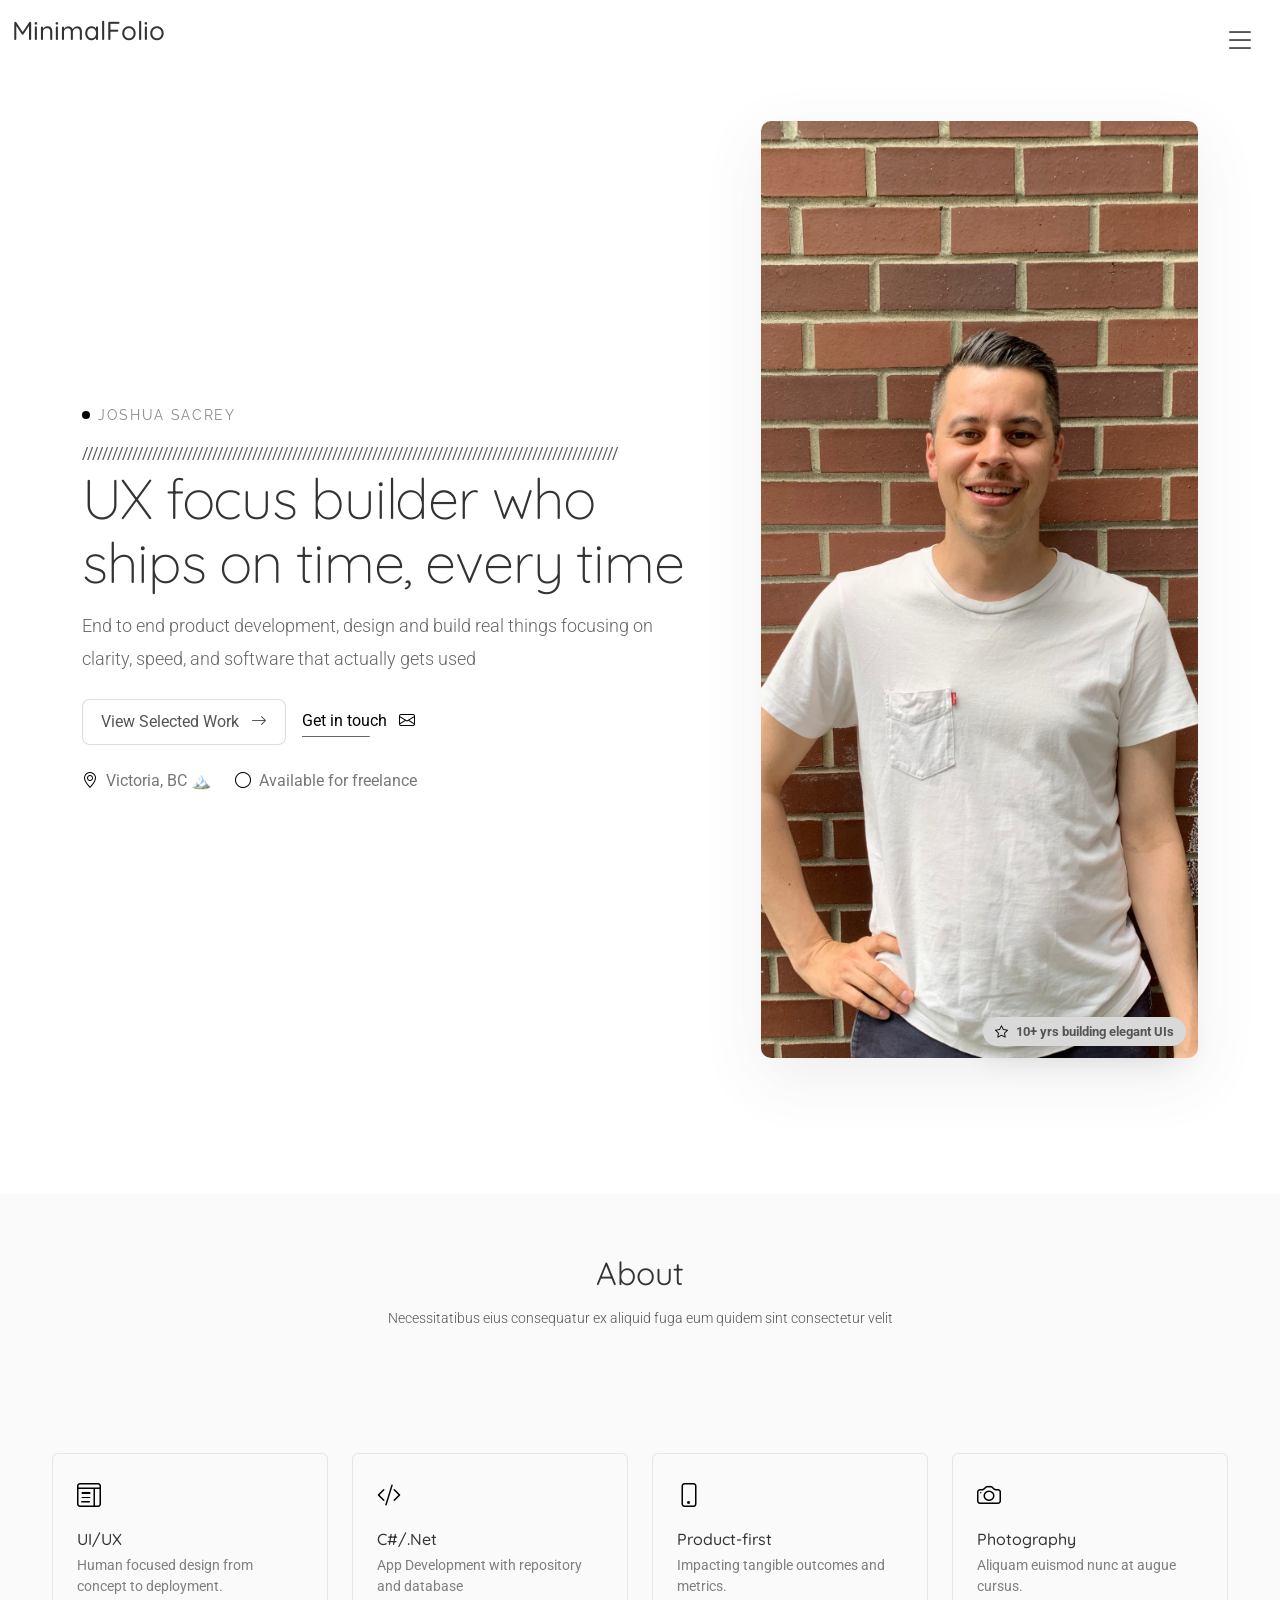
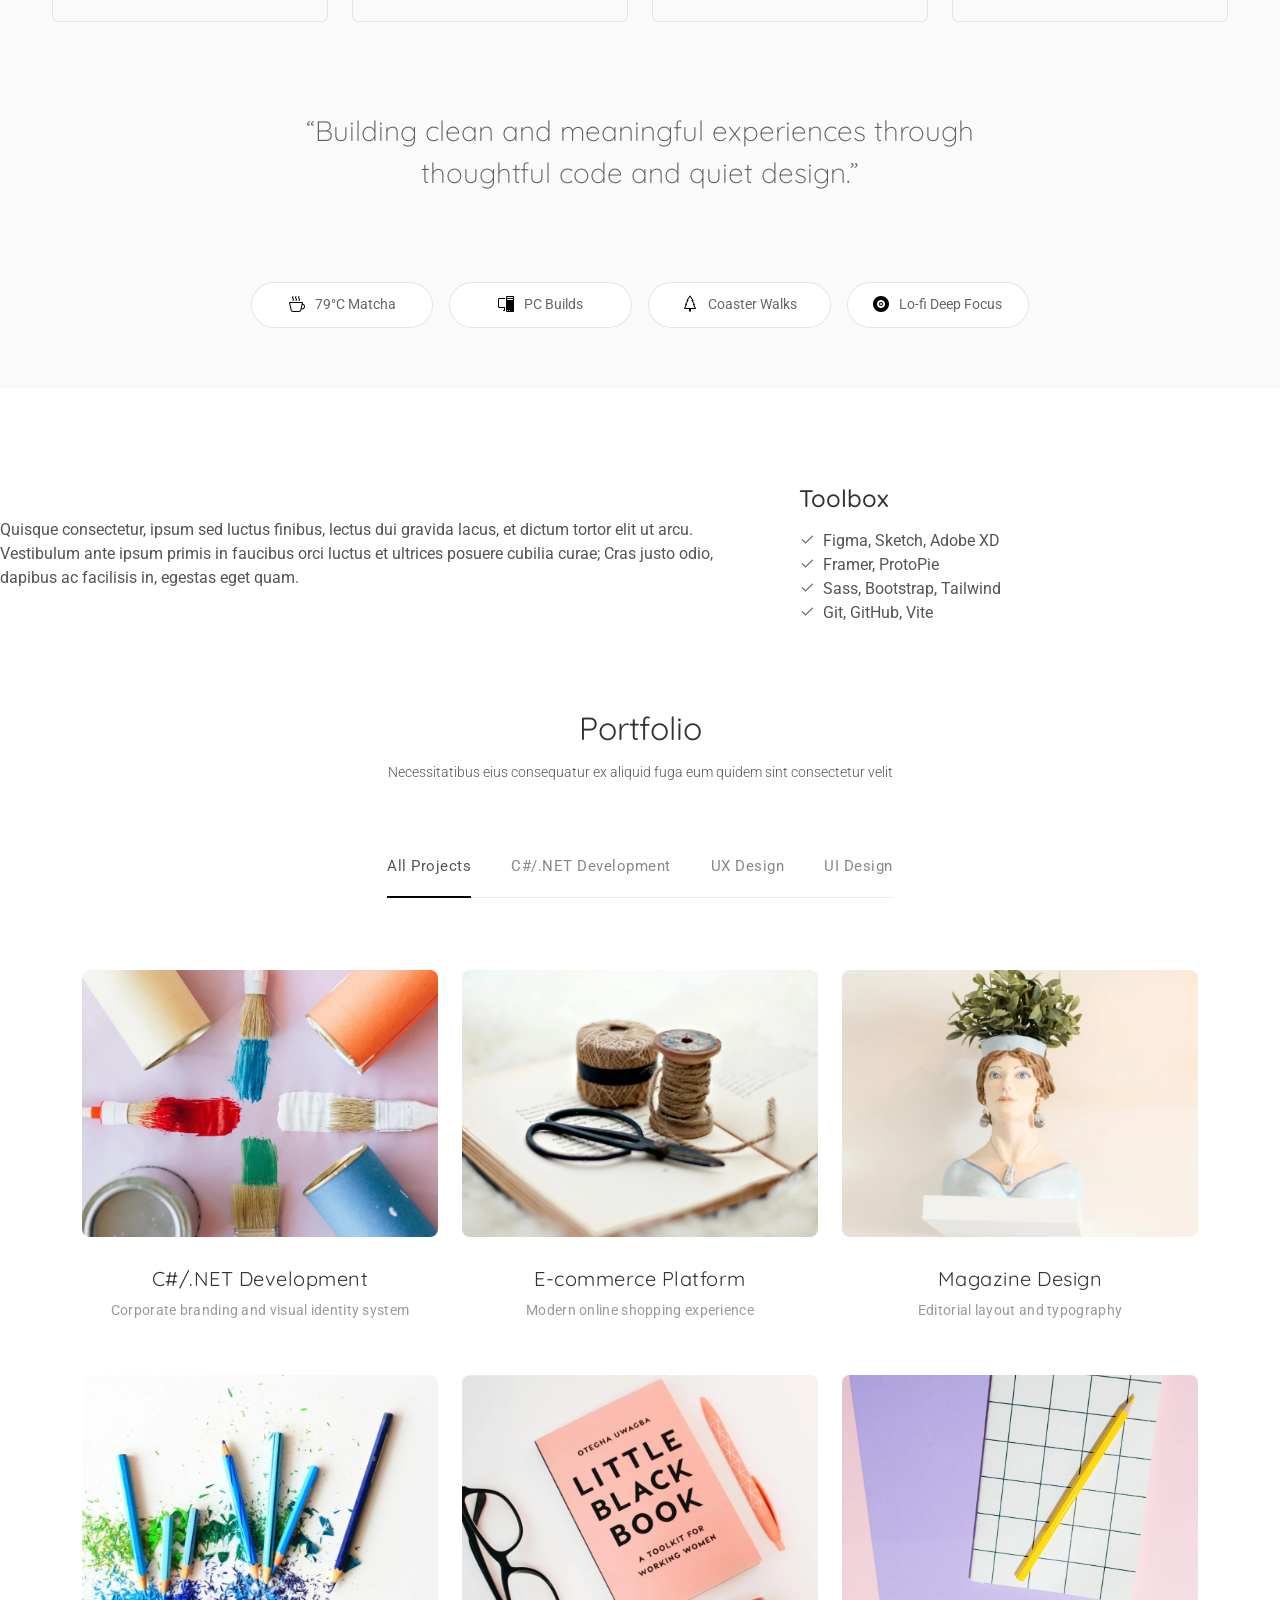
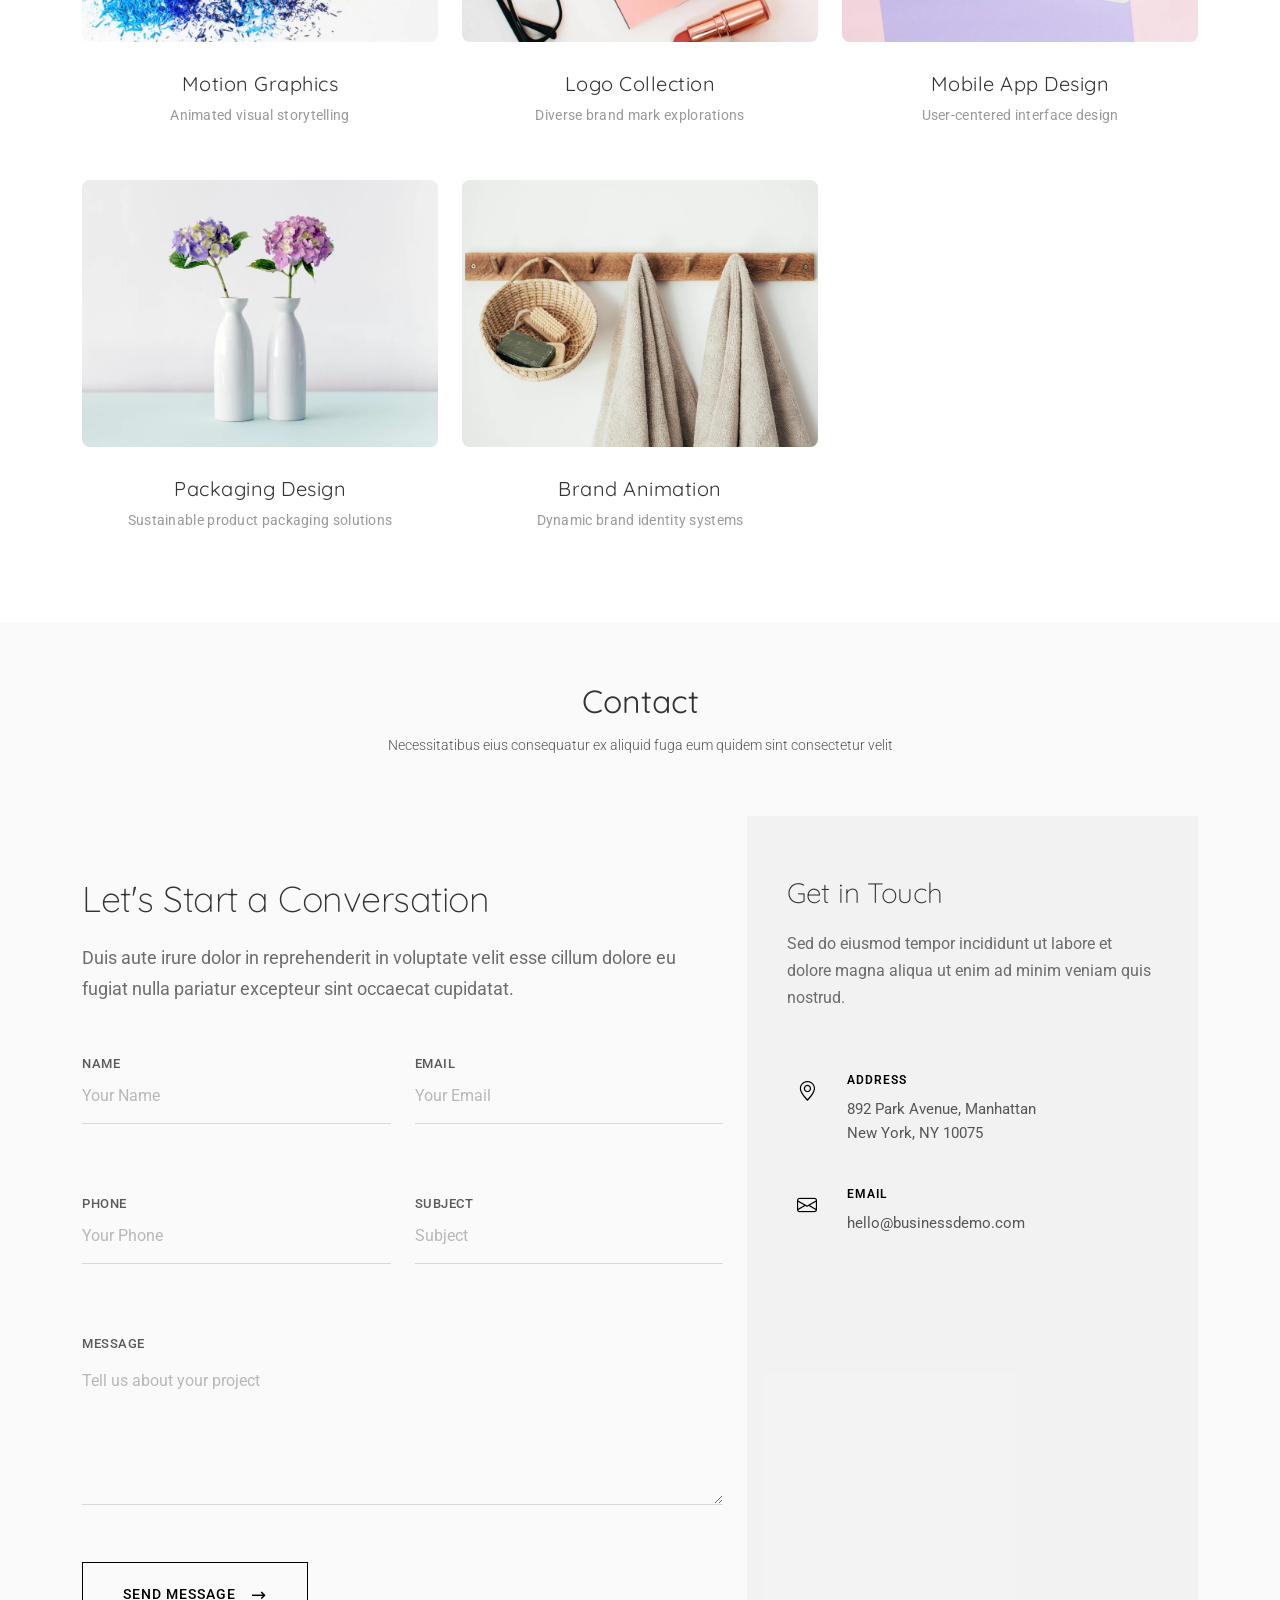
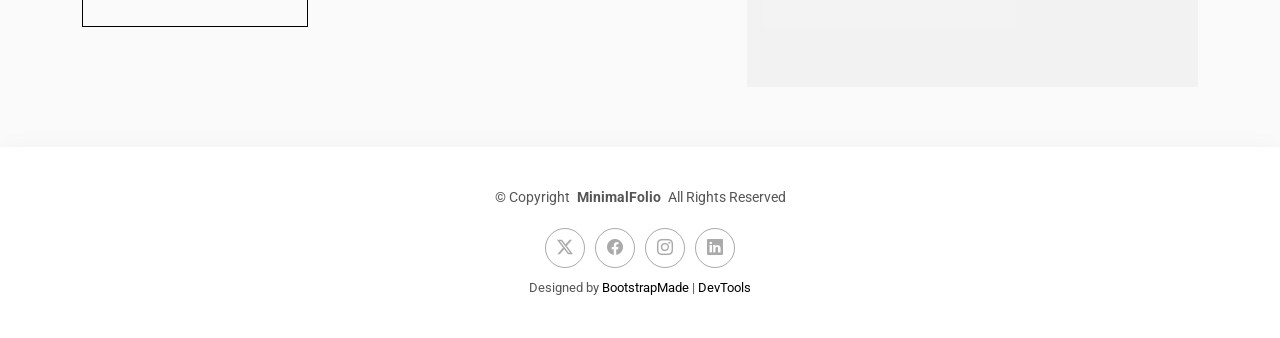
<file: index.html>
<!DOCTYPE html>
<html lang="en">

<head>
  <meta charset="utf-8">
  <meta content="width=device-width, initial-scale=1.0" name="viewport">
  <title>Index - MinimalFolio Bootstrap Template</title>
  <meta name="description" content="">
  <meta name="keywords" content="">

  <!-- Favicons -->
  <link href="assets/img/favicon.png" rel="icon">
  <link href="assets/img/apple-touch-icon.png" rel="apple-touch-icon">

  <!-- Fonts -->
  <link href="https://fonts.googleapis.com" rel="preconnect">
  <link href="https://fonts.gstatic.com" rel="preconnect" crossorigin>
  <link
    href="https://fonts.googleapis.com/css2?family=Roboto:ital,wght@0,100;0,300;0,400;0,500;0,700;0,900;1,100;1,300;1,400;1,500;1,700;1,900&family=Raleway:ital,wght@0,100;0,200;0,300;0,400;0,500;0,600;0,700;0,800;0,900;1,100;1,200;1,300;1,400;1,500;1,600;1,700;1,800;1,900&family=Quicksand:wght@300;400;500;600;700&display=swap"
    rel="stylesheet">

  <!-- Vendor CSS Files -->
  <link href="assets/vendor/bootstrap/css/bootstrap.min.css" rel="stylesheet">
  <link href="assets/vendor/bootstrap-icons/bootstrap-icons.css" rel="stylesheet">
  <link href="assets/vendor/aos/aos.css" rel="stylesheet">
  <link href="assets/vendor/glightbox/css/glightbox.min.css" rel="stylesheet">
  <link href="assets/vendor/swiper/swiper-bundle.min.css" rel="stylesheet">

  <!-- Main CSS File -->
  <link href="assets/css/main.css" rel="stylesheet">

  <!-- =======================================================
  * Template Name: MinimalFolio
  * Template URL: https://bootstrapmade.com/minimalfolio-bootstrap-portfolio-template/
  * Updated: Nov 19 2026 with Bootstrap v5.3.9
  * Author: BootstrapMade.com
  * License: https://bootstrapmade.com/license/
  ======================================================== -->
</head>

<body class="index-page">

  <header id="header" class="header d-flex align-items-center position-relative">
    <div class="container-fluid position-relative d-flex align-items-center justify-content-between">

      <a href="index.html" class="logo d-flex align-items-center">
        <!-- Uncomment the line below if you also wish to use an image logo -->
        <!-- <img src="assets/img/logo.webp" alt=""> -->
        <h1 class="sitename">MinimalFolio</h1>
      </a>

      <nav id="navmenu" class="navmenu">
        <ul>
          <li><a href="#hero" class="active">Home</a></li>
          <li><a href="#about">About</a></li>
          <li><a href="#resume">Resume</a></li>
          <li><a href="#portfolio">Portfolio</a></li>
          <li><a href="#services">Services</a></li>
          <li class="dropdown"><a href="#"><span>Dropdown</span> <i class="bi bi-chevron-down toggle-dropdown"></i></a>
            <ul>
              <li><a href="#">Dropdown 1</a></li>
              <li class="dropdown"><a href="#"><span>Deep Dropdown</span> <i
                    class="bi bi-chevron-down toggle-dropdown"></i></a>
                <ul>
                  <li><a href="#">Deep Dropdown 1</a></li>
                  <li><a href="#">Deep Dropdown 2</a></li>
                  <li><a href="#">Deep Dropdown 3</a></li>
                  <li><a href="#">Deep Dropdown 4</a></li>
                  <li><a href="#">Deep Dropdown 5</a></li>
                </ul>
              </li>
              <li><a href="#">Dropdown 2</a></li>
              <li><a href="#">Dropdown 3</a></li>
              <li><a href="#">Dropdown 4</a></li>
            </ul>
          </li>
          <li><a href="#contact">Contact</a></li>
        </ul>
        <i class="mobile-nav-toggle d-xl-none bi bi-list"></i>
      </nav>

    </div>
  </header>

  <main class="main">

    <!-- Hero Section -->
    <section id="hero" class="hero section">

      <div class="container" data-aos="fade-up" data-aos-delay="100">

        <div class="row align-items-center gx-5 gy-5">

          <div class="col-lg-7">
            <div class="intro" data-aos="fade-right" data-aos-delay="150">
              <div class="eyebrow d-inline-flex align-items-center gap-2 mb-3">
                <span class="dot"></span>
                <span class="text">Joshua Sacrey</span>

                
              </div>
///////////////////////////////////////////////////////////////////////////////////////////////////////////
              <h1 class="display-heading mb-3">
                UX focus builder who ships on time, every time
              </h1>

              <p class="lead mb-4">
                End to end product development, design and build real things focusing on clarity, speed, and software
                that actually gets used
              </p>

              <div class="cta-group d-flex flex-wrap align-items-center gap-3" data-aos="zoom-in" data-aos-delay="250">
                <a href="#portfolio" class="btn btn-ghost">
                  View Selected Work
                  <i class="bi bi-arrow-right ms-2"></i>
                </a>
                <a href="#contact" class="link-underline">
                  Get in touch
                  <i class="bi bi-envelope ms-2"></i>
                </a>
              </div>

              <div class="meta mt-4 d-flex flex-wrap align-items-center gap-4" data-aos="fade-up" data-aos-delay="300">
                <div class="meta-item d-flex align-items-center gap-2">
                  <i class="bi bi-geo-alt"></i>
                  <span>Victoria, BC 🏔️</span>
                </div>
                <div class="meta-item d-flex align-items-center gap-2">
                  <i class="bi bi-circle"></i>
                  <span>Available for freelance</span>
                </div>
              </div>
            </div>
          </div>

          <div class="col-lg-5">
            <figure class="portrait-wrap position-relative" data-aos="fade-left" data-aos-delay="200">
              <img src="assets/img/profile/Portfolio_pic_2.jpg" alt="Profile Portrait" class="img-fluid portrait-img">
              <figcaption class="visually-hidden">Minimal portrait preview</figcaption>

              <div class="badge note" data-aos="zoom-in" data-aos-delay="300">
                <i class="bi bi-star"></i>
                <span>10+ yrs building elegant UIs</span>
              </div>
            </figure>
          </div>

        </div>

      </div>

    </section><!-- /Hero Section -->
    
    <!-- About Section -->
    <section id="about" class="about section light-background">

      <!-- Section Title -->
      <div class="container section-title" data-aos="fade-up">
        <h2>About</h2>
        <p>Necessitatibus eius consequatur ex aliquid fuga eum quidem sint consectetur velit</p>
      </div><!-- End Section Title -->

      <div class="container" data-aos="fade-up" data-aos-delay="100">

        

        <!-- Skills Grid -->
        <div class="skills-wrap">
          <div class="row g-4">
            <div class="col-6 col-md-4 col-lg-3" data-aos="fade-up" data-aos-delay="120">
              <div class="skill-item">
                <i class="bi bi-layout-text-window"></i>
                <h3>UI/UX</h3>
                <p>Human focused design from concept to deployment.</p>
              </div>
            </div>
            <div class="col-6 col-md-4 col-lg-3" data-aos="fade-up" data-aos-delay="180">
              <div class="skill-item">
                <i class="bi bi-code-slash"></i>
                <h3>C#/.Net</h3>
                <p>App Development with repository and database </p>
              </div>
            </div>
            <div class="col-6 col-md-4 col-lg-3" data-aos="fade-up" data-aos-delay="240">
              <div class="skill-item">
                <i class="bi bi-phone"></i>
                <h3>Product-first</h3>
                <p>Impacting tangible outcomes and metrics.</p>
              </div>
            </div>
            <div class="col-6 col-md-4 col-lg-3" data-aos="fade-up" data-aos-delay="300">
              <div class="skill-item">
                <i class="bi bi-camera"></i>
                <h3>Photography</h3>
                <p>Aliquam euismod nunc at augue cursus.</p>
              </div>
            </div>
          </div>
        </div>
        <!-- End Skills Grid -->

      

        <!-- Quote -->
        <blockquote class="personal-quote" data-aos="fade-down" data-aos-delay="200">
          <p>“Building clean and meaningful experiences through thoughtful code and quiet design.”</p>
        </blockquote>
        <!-- End Quote -->

        <!-- Fun Facts -->
        <div class="facts-wrap">
          <div class="row g-3 justify-content-center">
            <div class="col-6 col-md-3 col-lg-2" data-aos="zoom-in" data-aos-delay="120">
              <div class="fact-pill">
                <i class="bi-cup-hot"></i>
                <span>79°C Matcha</span>
              </div>
            </div>
            <div class="col-6 col-md-3 col-lg-2" data-aos="zoom-in" data-aos-delay="160">
              <div class="fact-pill">
                <i class="bi-pc-display"></i>
                <span>PC Builds</span>
              </div>
            </div>
            <div class="col-6 col-md-3 col-lg-2" data-aos="zoom-in" data-aos-delay="200">
              <div class="fact-pill">
                <i class="bi-tree"></i>
                <span>Coaster Walks</span>
              </div>
            </div>
            <div class="col-6 col-md-3 col-lg-2" data-aos="zoom-in" data-aos-delay="240">
              <div class="fact-pill">
                <i class="bi-vinyl-fill"></i>
                <span>Lo-fi Deep Focus</span>
              </div>
            </div>
          </div>
        </div>
        <!-- End Fun Facts -->

      </div>

    </section><!-- /About Section -->

    
        <div class="row gx-5 gy-4 mt-5 align-items-center alt-grid">
          <div class="col-lg-5 order-lg-2" data-aos="fade-left" data-aos-delay="150">
            <div class="soft-card p-4 rounded-2">
              <h4 class="mini-head mb-3">Toolbox</h4>
              <ul class="list-unstyled tool-list mb-0">
                <li class="d-flex align-items-center gap-2"><i class="bi bi-check2"></i><span>Figma, Sketch, Adobe
                    XD</span></li>
                <li class="d-flex align-items-center gap-2"><i class="bi bi-check2"></i><span>Framer, ProtoPie</span>
                </li>
                <li class="d-flex align-items-center gap-2"><i class="bi bi-check2"></i><span>Sass, Bootstrap,
                    Tailwind</span></li>
                <li class="d-flex align-items-center gap-2"><i class="bi bi-check2"></i><span>Git, GitHub, Vite</span>
                </li>
              </ul>
            </div>
          </div>

          <div class="col-lg-7 order-lg-1" data-aos="fade-up" data-aos-delay="200">
            <div class="note">
              <p class="mb-0">Quisque consectetur, ipsum sed luctus finibus, lectus dui gravida lacus, et dictum tortor
                elit ut arcu. Vestibulum ante ipsum primis in faucibus orci luctus et ultrices posuere cubilia curae;
                Cras justo odio, dapibus ac facilisis in, egestas eget quam.</p>
            </div>
          </div>
        </div>

      </div>

    
    <!-- Portfolio Section -->
    <section id="portfolio" class="portfolio section">

      <!-- Section Title -->
      <div class="container section-title" data-aos="fade-up">
        <h2>Portfolio</h2>
        <p>Necessitatibus eius consequatur ex aliquid fuga eum quidem sint consectetur velit</p>
      </div><!-- End Section Title -->

      <div class="container" data-aos="fade-up" data-aos-delay="100">

        <div class="isotope-layout" data-default-filter="*" data-layout="fitRows" data-sort="original-order">

          <div class="portfolio-filters-wrapper" data-aos="fade-up" data-aos-delay="100">
            <ul class="portfolio-filters isotope-filters">
              <li data-filter="*" class="filter-active">All Projects</li>
              <li data-filter=".filter-branding">C#/.NET Development</li>
              <li data-filter=".filter-web">UX Design</li>
            <li data-filter=".filter-print">UI Design</li>  
            </ul>
          </div>

          <div class="row gy-4 portfolio-grid isotope-container" data-aos="fade-up" data-aos-delay="200">

            <div class="col-lg-4 col-md-6 portfolio-item isotope-item filter-branding">
              <div class="portfolio-card">
                <div class="image-container">
                  <img src="assets/img/portfolio/portfolio-3.webp" class="img-fluid" alt="C#/.NET Development"
                    loading="lazy">
                  <div class="overlay">
                    <div class="overlay-content">
                      <a href="assets/img/portfolio/portfolio-3.webp" class="glightbox zoom-link"
                        title="C#/.NET Development Project">
                        <i class="bi bi-zoom-in"></i>
                      </a>
                      <a href="portfolio-details.html" class="details-link" title="View Project Details">
                        <i class="bi bi-arrow-right"></i>
                      </a>
                    </div>
                  </div>
                </div>
                <div class="content">
                  <h3>C#/.NET Development</h3>
                  <p>Corporate branding and visual identity system</p>
                </div>
              </div>
            </div><!-- End Portfolio Item -->

            <div class="col-lg-4 col-md-6 portfolio-item isotope-item filter-web">
              <div class="portfolio-card">
                <div class="image-container">
                  <img src="assets/img/portfolio/portfolio-7.webp" class="img-fluid" alt="UX Design"
                    loading="lazy">
                  <div class="overlay">
                    <div class="overlay-content">
                      <a href="assets/img/portfolio/portfolio-7.webp" class="glightbox zoom-link"
                        title="UX Design">
                        <i class="bi bi-zoom-in"></i>
                      </a>
                      <a href="portfolio-details.html" class="details-link" title="View Project Details">
                        <i class="bi bi-arrow-right"></i>
                      </a>
                    </div>
                  </div>
                </div>
                <div class="content">
                  <h3>E-commerce Platform</h3>
                  <p>Modern online shopping experience</p>
                </div>
              </div>
            </div><!-- End Portfolio Item -->

            <div class="col-lg-4 col-md-6 portfolio-item isotope-item filter-print">
              <div class="portfolio-card">
                <div class="image-container">
                  <img src="assets/img/portfolio/portfolio-portrait-5.webp" class="img-fluid" alt="Magazine Design"
                    loading="lazy">
                  <div class="overlay">
                    <div class="overlay-content">
                      <a href="assets/img/portfolio/portfolio-portrait-5.webp" class="glightbox zoom-link"
                        title="Magazine Design">
                        <i class="bi bi-zoom-in"></i>
                      </a>
                      <a href="portfolio-details.html" class="details-link" title="View Project Details">
                        <i class="bi bi-arrow-right"></i>
                      </a>
                    </div>
                  </div>
                </div>
                <div class="content">
                  <h3>Magazine Design</h3>
                  <p>Editorial layout and typography</p>
                </div>
              </div>
            </div><!-- End Portfolio Item -->

            <div class="col-lg-4 col-md-6 portfolio-item isotope-item filter-motion">
              <div class="portfolio-card">
                <div class="image-container">
                  <img src="assets/img/portfolio/portfolio-8.webp" class="img-fluid" alt="Motion Graphics"
                    loading="lazy">
                  <div class="overlay">
                    <div class="overlay-content">
                      <a href="assets/img/portfolio/portfolio-8.webp" class="glightbox zoom-link"
                        title="Motion Graphics">
                        <i class="bi bi-zoom-in"></i>
                      </a>
                      <a href="portfolio-details.html" class="details-link" title="View Project Details">
                        <i class="bi bi-arrow-right"></i>
                      </a>
                    </div>
                  </div>
                </div>
                <div class="content">
                  <h3>Motion Graphics</h3>
                  <p>Animated visual storytelling</p>
                </div>
              </div>
            </div><!-- End Portfolio Item -->

            <div class="col-lg-4 col-md-6 portfolio-item isotope-item filter-branding">
              <div class="portfolio-card">
                <div class="image-container">
                  <img src="assets/img/portfolio/portfolio-9.webp" class="img-fluid" alt="Logo Collection"
                    loading="lazy">
                  <div class="overlay">
                    <div class="overlay-content">
                      <a href="assets/img/portfolio/portfolio-9.webp" class="glightbox zoom-link"
                        title="Logo Collection">
                        <i class="bi bi-zoom-in"></i>
                      </a>
                      <a href="portfolio-details.html" class="details-link" title="View Project Details">
                        <i class="bi bi-arrow-right"></i>
                      </a>
                    </div>
                  </div>
                </div>
                <div class="content">
                  <h3>Logo Collection</h3>
                  <p>Diverse brand mark explorations</p>
                </div>
              </div>
            </div><!-- End Portfolio Item -->

            <div class="col-lg-4 col-md-6 portfolio-item isotope-item filter-web">
              <div class="portfolio-card">
                <div class="image-container">
                  <img src="assets/img/portfolio/portfolio-portrait-8.webp" class="img-fluid" alt="Mobile App Design"
                    loading="lazy">
                  <div class="overlay">
                    <div class="overlay-content">
                      <a href="assets/img/portfolio/portfolio-portrait-8.webp" class="glightbox zoom-link"
                        title="Mobile App Design">
                        <i class="bi bi-zoom-in"></i>
                      </a>
                      <a href="portfolio-details.html" class="details-link" title="View Project Details">
                        <i class="bi bi-arrow-right"></i>
                      </a>
                    </div>
                  </div>
                </div>
                <div class="content">
                  <h3>Mobile App Design</h3>
                  <p>User-centered interface design</p>
                </div>
              </div>
            </div><!-- End Portfolio Item -->

            <div class="col-lg-4 col-md-6 portfolio-item isotope-item filter-print">
              <div class="portfolio-card">
                <div class="image-container">
                  <img src="assets/img/portfolio/portfolio-10.webp" class="img-fluid" alt="Packaging Design"
                    loading="lazy">
                  <div class="overlay">
                    <div class="overlay-content">
                      <a href="assets/img/portfolio/portfolio-10.webp" class="glightbox zoom-link"
                        title="Packaging Design">
                        <i class="bi bi-zoom-in"></i>
                      </a>
                      <a href="portfolio-details.html" class="details-link" title="View Project Details">
                        <i class="bi bi-arrow-right"></i>
                      </a>
                    </div>
                  </div>
                </div>
                <div class="content">
                  <h3>Packaging Design</h3>
                  <p>Sustainable product packaging solutions</p>
                </div>
              </div>
            </div><!-- End Portfolio Item -->

            <div class="col-lg-4 col-md-6 portfolio-item isotope-item filter-motion">
              <div class="portfolio-card">
                <div class="image-container">
                  <img src="assets/img/portfolio/portfolio-11.webp" class="img-fluid" alt="Brand Animation"
                    loading="lazy">
                  <div class="overlay">
                    <div class="overlay-content">
                      <a href="assets/img/portfolio/portfolio-11.webp" class="glightbox zoom-link"
                        title="Brand Animation">
                        <i class="bi bi-zoom-in"></i>
                      </a>
                      <a href="portfolio-details.html" class="details-link" title="View Project Details">
                        <i class="bi bi-arrow-right"></i>
                      </a>
                    </div>
                  </div>
                </div>
                <div class="content">
                  <h3>Brand Animation</h3>
                  <p>Dynamic brand identity systems</p>
                </div>
              </div>
            </div><!-- End Portfolio Item -->

          </div><!-- End Portfolio Grid -->

        </div>

      </div>

    </section><!-- /Portfolio Section -->
            

    <!-- Contact Section -->
    <section id="contact" class="contact section light-background">
      <!-- Section Title -->
      <div class="container section-title" data-aos="fade-up">
        <h2>Contact</h2>
        <p>Necessitatibus eius consequatur ex aliquid fuga eum quidem sint consectetur velit</p>
      </div><!-- End Section Title -->

      <div class="container" data-aos="fade-up" data-aos-delay="100">
        <div class="row align-items-stretch">
          <div class="col-lg-7 order-lg-1 order-2" data-aos="fade-right" data-aos-delay="200">
            <div class="contact-form-container">
              <div class="form-intro">
                <h2>Let's Start a Conversation</h2>
                <p>Duis aute irure dolor in reprehenderit in voluptate velit esse cillum dolore eu fugiat nulla pariatur
                  excepteur sint occaecat cupidatat.</p>
              </div>

              <form action="forms/contact.php" method="post" class="php-email-form contact-form">
                <div class="row">
                  <div class="col-md-6">
                    <div class="form-field">
                      <input type="text" name="name" class="form-input" id="userName" placeholder="Your Name"
                        required="">
                      <label for="userName" class="field-label">Name</label>
                    </div>
                  </div>

                  <div class="col-md-6">
                    <div class="form-field">
                      <input type="email" class="form-input" name="email" id="userEmail" placeholder="Your Email"
                        required="">
                      <label for="userEmail" class="field-label">Email</label>
                    </div>
                  </div>
                </div>

                <div class="row">
                  <div class="col-md-6">
                    <div class="form-field">
                      <input type="tel" class="form-input" name="phone" id="userPhone" placeholder="Your Phone">
                      <label for="userPhone" class="field-label">Phone</label>
                    </div>
                  </div>

                  <div class="col-md-6">
                    <div class="form-field">
                      <input type="text" class="form-input" name="subject" id="messageSubject" placeholder="Subject"
                        required="">
                      <label for="messageSubject" class="field-label">Subject</label>
                    </div>
                  </div>
                </div>

                <div class="form-field message-field">
                  <textarea class="form-input message-input" name="message" id="userMessage" rows="5"
                    placeholder="Tell us about your project" required=""></textarea>
                  <label for="userMessage" class="field-label">Message</label>
                </div>

                <div class="my-3">
                  <div class="loading">Loading</div>
                  <div class="error-message"></div>
                  <div class="sent-message">Your message has been sent. Thank you!</div>
                </div>

                <button type="submit" class="send-button">
                  Send Message
                  <span class="button-arrow">→</span>
                </button>
              </form>
            </div>
          </div>

          <div class="col-lg-5 order-lg-2 order-1" data-aos="fade-left" data-aos-delay="300">
            <div class="contact-sidebar">
              <div class="contact-header">
                <h3>Get in Touch</h3>
                <p>Sed do eiusmod tempor incididunt ut labore et dolore magna aliqua ut enim ad minim veniam quis
                  nostrud.</p>
              </div>

              <div class="contact-methods">
                <div class="contact-method" data-aos="fade-in" data-aos-delay="350">
                  <div class="contact-icon">
                    <i class="bi bi-geo-alt"></i>
                  </div>
                  <div class="contact-details">
                    <span class="method-label">Address</span>
                    <p>892 Park Avenue, Manhattan<br>New York, NY 10075</p>
                  </div>
                </div>

                <div class="contact-method" data-aos="fade-in" data-aos-delay="400">
                  <div class="contact-icon">
                    <i class="bi bi-envelope"></i>
                  </div>
                  <div class="contact-details">
                    <span class="method-label">Email</span>
                    <p>hello@businessdemo.com</p>
                  </div>
                </div>

                <div class="contact-method" data-aos="fade-in" data-aos-delay="450">
                  <div class="contact-icon">
                    <i class="bi bi-telephone"></i>
                  </div>
                  <div class="contact-details">
                    <span class="method-label">Phone</span>
                    <p>+1 (555) 789-2468</p>
                  </div>
                </div>

                <div class="contact-method" data-aos="fade-in" data-aos-delay="500">
                  <div class="contact-icon">
                    <i class="bi bi-clock"></i>
                  </div>
                  <div class="contact-details">
                    <span class="method-label">Hours</span>
                    <p>Monday - Friday: 9AM - 6PM<br>Saturday: 10AM - 4PM</p>
                  </div>
                </div>
              </div>

              <div class="connect-section" data-aos="fade-up" data-aos-delay="550">
                <span class="connect-label">Connect with us</span>
                <div class="social-links">
                  <a href="#" class="social-link">
                    <i class="bi bi-linkedin"></i>
                  </a>
                  <a href="#" class="social-link">
                    <i class="bi bi-twitter-x"></i>
                  </a>
                  <a href="#" class="social-link">
                    <i class="bi bi-instagram"></i>
                  </a>
                  <a href="#" class="social-link">
                    <i class="bi bi-facebook"></i>
                  </a>
                </div>
              </div>
            </div>
          </div>
        </div>
      </div>
    </section><!-- /Contact Section -->

  </main>

  <footer id="footer" class="footer">

    <div class="container">
      <div class="copyright text-center ">
        <p>© <span>Copyright</span> <strong class="px-1 sitename">MinimalFolio</strong> <span>All Rights Reserved</span>
        </p>
      </div>
      <div class="social-links d-flex justify-content-center">
        <a href=""><i class="bi bi-twitter-x"></i></a>
        <a href=""><i class="bi bi-facebook"></i></a>
        <a href=""><i class="bi bi-instagram"></i></a>
        <a href=""><i class="bi bi-linkedin"></i></a>
      </div>
      <div class="credits">
        <!-- All the links in the footer should remain intact. -->
        <!-- You can delete the links only if you've purchased the pro version. -->
        <!-- Licensing information: https://bootstrapmade.com/license/ -->
        <!-- Purchase the pro version with working PHP/AJAX contact form: [buy-url] -->
        Designed by <a href="https://bootstrapmade.com/">BootstrapMade</a> | <a
          href="https://bootstrapmade.com/tools/">DevTools</a>
      </div>
    </div>

  </footer>

  <!-- Scroll Top -->
  <a href="#" id="scroll-top" class="scroll-top d-flex align-items-center justify-content-center"><i
      class="bi bi-arrow-up-short"></i></a>

  <!-- Preloader -->
  <div id="preloader">
    <div></div>
    <div></div>
    <div></div>
    <div></div>
  </div>

  <!-- Vendor JS Files -->
  <script src="assets/vendor/bootstrap/js/bootstrap.bundle.min.js"></script>
  <script src="assets/vendor/php-email-form/validate.js"></script>
  <script src="assets/vendor/aos/aos.js"></script>
  <script src="assets/vendor/typed.js/typed.umd.js"></script>
  <script src="assets/vendor/waypoints/noframework.waypoints.js"></script>
  <script src="assets/vendor/imagesloaded/imagesloaded.pkgd.min.js"></script>
  <script src="assets/vendor/isotope-layout/isotope.pkgd.min.js"></script>
  <script src="assets/vendor/glightbox/js/glightbox.min.js"></script>
  <script src="assets/vendor/swiper/swiper-bundle.min.js"></script>

  <!-- Main JS File -->
  <script src="assets/js/main.js"></script>

</body>

</html>
</file>
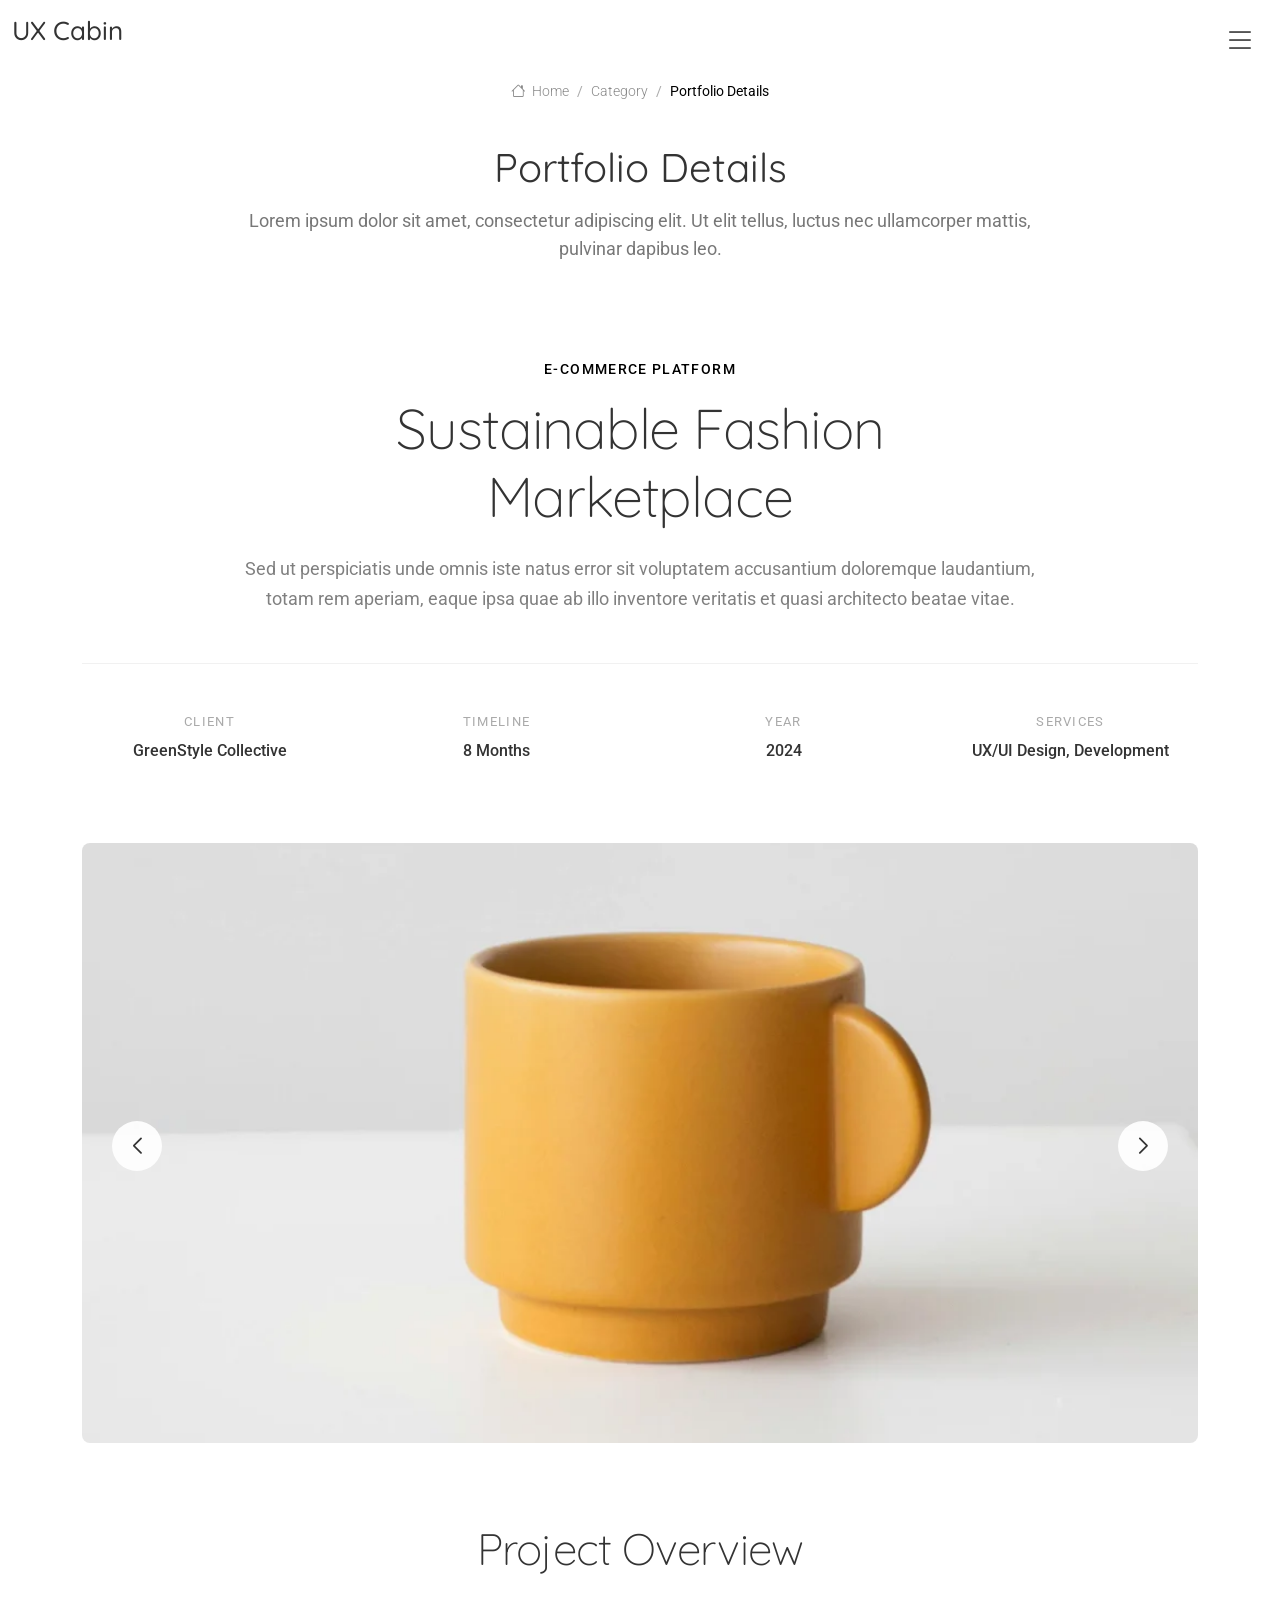
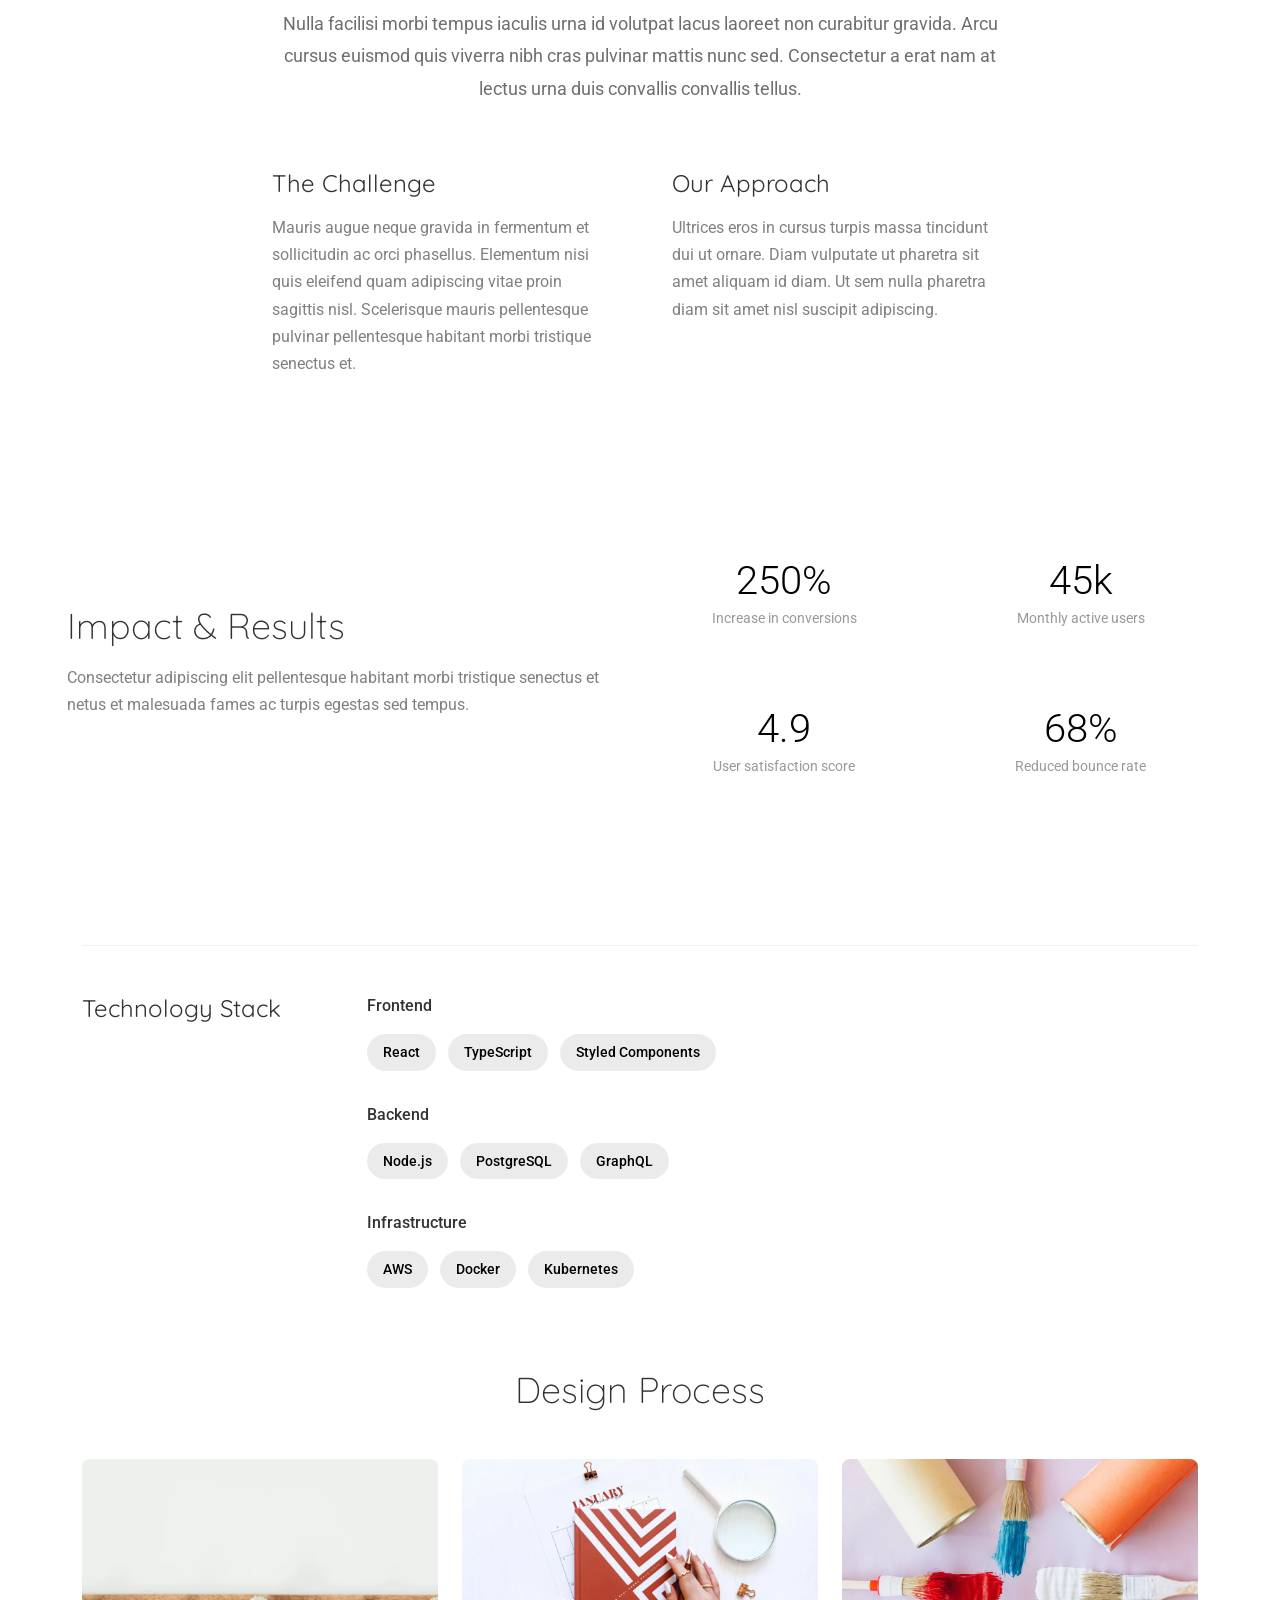
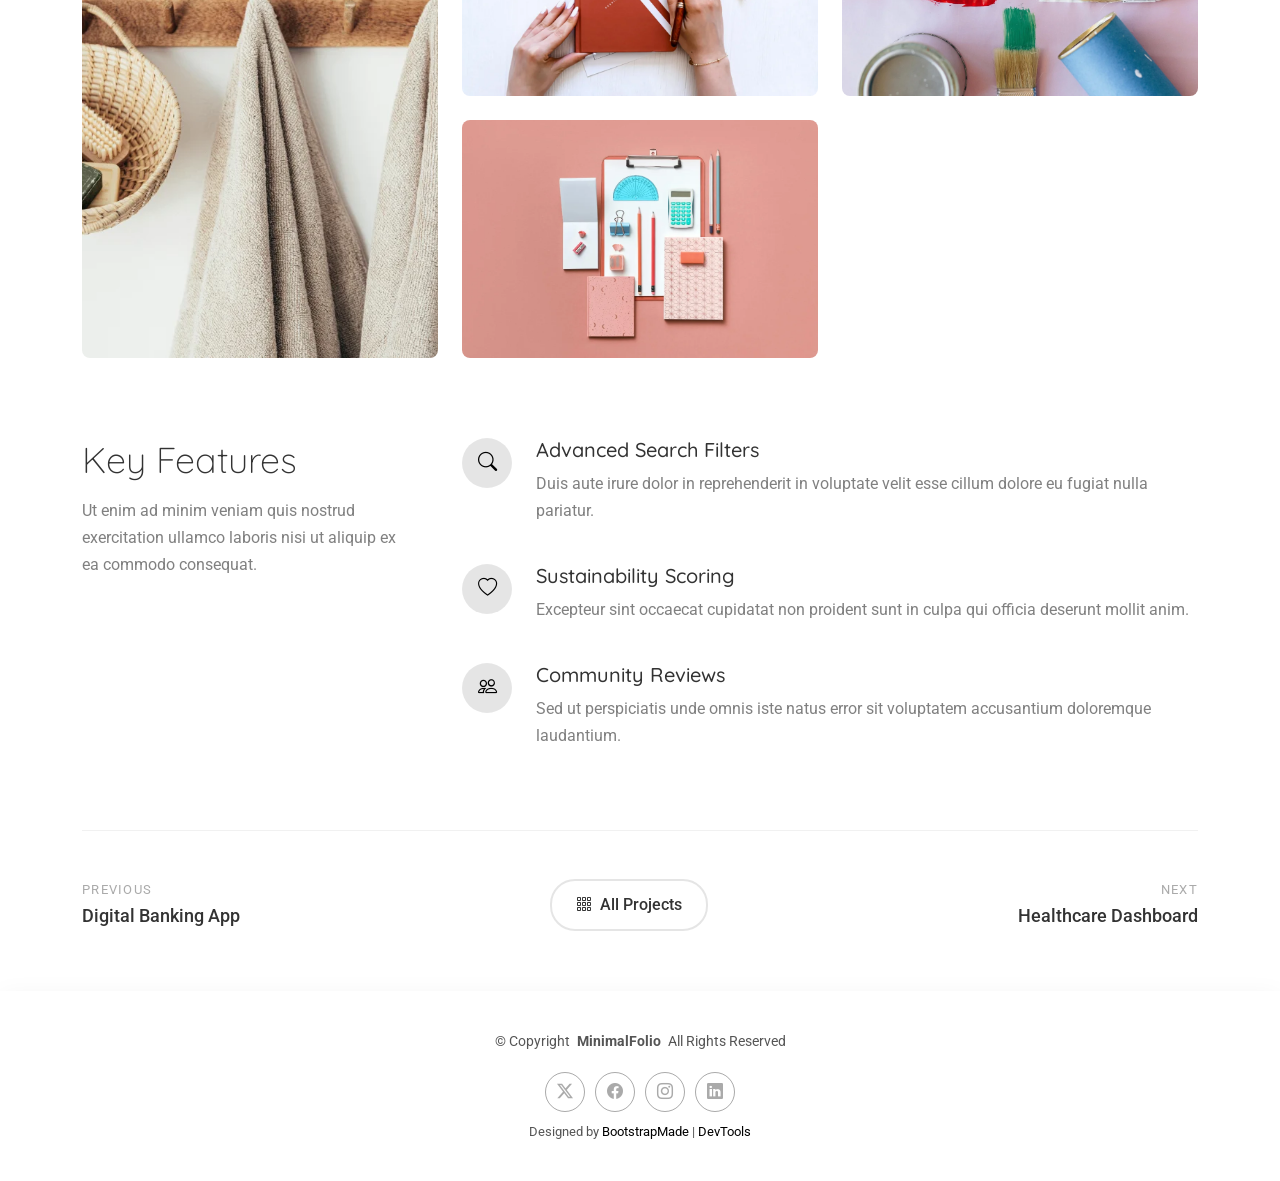
<file: portfolio-details.html>
<!DOCTYPE html>
<html lang="en">

<head>
  <meta charset="utf-8">
  <meta content="width=device-width, initial-scale=1.0" name="viewport">
  <title>Portfolio Details - MinimalFolio Bootstrap Template</title>
  <meta name="description" content="">
  <meta name="keywords" content="">

  <!-- Favicons -->
  <link href="assets/img/favicon.png" rel="icon">
  <link href="assets/img/apple-touch-icon.png" rel="apple-touch-icon">

  <!-- Fonts -->
  <link href="https://fonts.googleapis.com" rel="preconnect">
  <link href="https://fonts.gstatic.com" rel="preconnect" crossorigin>
  <link href="https://fonts.googleapis.com/css2?family=Roboto:ital,wght@0,100;0,300;0,400;0,500;0,700;0,900;1,100;1,300;1,400;1,500;1,700;1,900&family=Raleway:ital,wght@0,100;0,200;0,300;0,400;0,500;0,600;0,700;0,800;0,900;1,100;1,200;1,300;1,400;1,500;1,600;1,700;1,800;1,900&family=Quicksand:wght@300;400;500;600;700&display=swap" rel="stylesheet">

  <!-- Vendor CSS Files -->
  <link href="assets/vendor/bootstrap/css/bootstrap.min.css" rel="stylesheet">
  <link href="assets/vendor/bootstrap-icons/bootstrap-icons.css" rel="stylesheet">
  <link href="assets/vendor/aos/aos.css" rel="stylesheet">
  <link href="assets/vendor/glightbox/css/glightbox.min.css" rel="stylesheet">
  <link href="assets/vendor/swiper/swiper-bundle.min.css" rel="stylesheet">

  <!-- Main CSS File -->
  <link href="assets/css/main.css" rel="stylesheet">

  <!-- =======================================================
  * Template Name: MinimalFolio
  * Template URL: https://bootstrapmade.com/minimalfolio-bootstrap-portfolio-template/
  * Updated: Nov 19 2026 with Bootstrap v5.3.9
  * Author: BootstrapMade.com
  * License: https://bootstrapmade.com/license/
  ======================================================== -->
</head>

<body class="portfolio-details-page">

  <header id="header" class="header d-flex align-items-center position-relative">
    <div class="container-fluid position-relative d-flex align-items-center justify-content-between">

      <a href="index.html" class="logo d-flex align-items-center">
        <!-- Uncomment the line below if you also wish to use an image logo -->
        <!-- <img src="assets/img/logo.webp" alt=""> -->
        <h1 class="sitename">UX Cabin</h1>
      </a>

      <nav id="navmenu" class="navmenu">
        <ul>
          <li><a href="#hero">Home</a></li>
          <li><a href="#about">About</a></li>
          <li><a href="#portfolio">Portfolio</a></li>
          <li class="dropdown"><a href="#"><span>Dropdown</span> <i class="bi bi-chevron-down toggle-dropdown"></i></a>
            <ul>
              <li><a href="#">Dropdown 1</a></li>
              <li class="dropdown"><a href="#"><span>Deep Dropdown</span> <i class="bi bi-chevron-down toggle-dropdown"></i></a>
                <ul>
                  <li><a href="#">Deep Dropdown 1</a></li>
                  <li><a href="#">Deep Dropdown 2</a></li>
                  <li><a href="#">Deep Dropdown 3</a></li>
                  <li><a href="#">Deep Dropdown 4</a></li>
                  <li><a href="#">Deep Dropdown 5</a></li>
                </ul>
              </li>
              <li><a href="#">Dropdown 2</a></li>
              <li><a href="#">Dropdown 3</a></li>
              <li><a href="#">Dropdown 4</a></li>
            </ul>
          </li>
          <li><a href="#contact">Contact</a></li>
        </ul>
        <i class="mobile-nav-toggle d-xl-none bi bi-list"></i>
      </nav>

    </div>
  </header>

  <main class="main">

    <!-- Page Title -->
    <div class="page-title">
      <div class="breadcrumbs">
        <nav aria-label="breadcrumb">
          <ol class="breadcrumb">
            <li class="breadcrumb-item"><a href="#"><i class="bi bi-house"></i> Home</a></li>
            <li class="breadcrumb-item"><a href="#">Category</a></li>
            <li class="breadcrumb-item active current">Portfolio Details</li>
          </ol>
        </nav>
      </div>

      <div class="title-wrapper">
        <h1>Portfolio Details</h1>
        <p>Lorem ipsum dolor sit amet, consectetur adipiscing elit. Ut elit tellus, luctus nec ullamcorper mattis, pulvinar dapibus leo.</p>
      </div>
    </div><!-- End Page Title -->

    <!-- Portfolio Details Section -->
    <section id="portfolio-details" class="portfolio-details section">

      <div class="container" data-aos="fade-up" data-aos-delay="100">

        <div class="project-hero">
          <div class="hero-content" data-aos="fade-up">
            <div class="project-category">E-Commerce Platform</div>
            <h1 class="project-title">Sustainable Fashion Marketplace</h1>
            <p class="project-subtitle">Sed ut perspiciatis unde omnis iste natus error sit voluptatem accusantium doloremque laudantium, totam rem aperiam, eaque ipsa quae ab illo inventore veritatis et quasi architecto beatae vitae.</p>
          </div>

          <div class="project-meta-grid" data-aos="fade-up" data-aos-delay="200">
            <div class="meta-column">
              <div class="meta-label">Client</div>
              <div class="meta-value">GreenStyle Collective</div>
            </div>
            <div class="meta-column">
              <div class="meta-label">Timeline</div>
              <div class="meta-value">8 Months</div>
            </div>
            <div class="meta-column">
              <div class="meta-label">Year</div>
              <div class="meta-value">2024</div>
            </div>
            <div class="meta-column">
              <div class="meta-label">Services</div>
              <div class="meta-value">UX/UI Design, Development</div>
            </div>
          </div>
        </div>

        <div class="visual-showcase" data-aos="zoom-in" data-aos-delay="100">
          <div class="main-visual">
            <div class="portfolio-details-slider swiper init-swiper">
              <script type="application/json" class="swiper-config">
                {
                  "loop": true,
                  "speed": 600,
                  "autoplay": {
                    "delay": 4000
                  },
                  "effect": "creative",
                  "creativeEffect": {
                    "prev": {
                      "shadow": false,
                      "translate": ["-120%", 0, -500]
                    },
                    "next": {
                      "shadow": false,
                      "translate": ["120%", 0, -500]
                    }
                  },
                  "slidesPerView": 1,
                  "navigation": {
                    "nextEl": ".swiper-button-next",
                    "prevEl": ".swiper-button-prev"
                  }
                }
              </script>
              <div class="swiper-wrapper">
                <div class="swiper-slide">
                  <img src="assets/img/portfolio/portfolio-5.webp" alt="Project showcase" class="img-fluid" loading="lazy">
                </div>
                <div class="swiper-slide">
                  <img src="assets/img/portfolio/portfolio-7.webp" alt="Project showcase" class="img-fluid" loading="lazy">
                </div>
                <div class="swiper-slide">
                  <img src="assets/img/portfolio/portfolio-8.webp" alt="Project showcase" class="img-fluid" loading="lazy">
                </div>
              </div>
              <div class="swiper-button-next"></div>
              <div class="swiper-button-prev"></div>
            </div>
          </div>
        </div>

        <div class="content-section">
          <div class="row">
            <div class="col-lg-8 offset-lg-2">
              <div class="project-overview" data-aos="fade-up">
                <h2>Project Overview</h2>
                <p class="overview-text">Nulla facilisi morbi tempus iaculis urna id volutpat lacus laoreet non curabitur gravida. Arcu cursus euismod quis viverra nibh cras pulvinar mattis nunc sed. Consectetur a erat nam at lectus urna duis convallis convallis tellus.</p>

                <div class="challenge-solution">
                  <div class="challenge-block" data-aos="fade-up" data-aos-delay="100">
                    <h3>The Challenge</h3>
                    <p>Mauris augue neque gravida in fermentum et sollicitudin ac orci phasellus. Elementum nisi quis eleifend quam adipiscing vitae proin sagittis nisl. Scelerisque mauris pellentesque pulvinar pellentesque habitant morbi tristique senectus et.</p>
                  </div>

                  <div class="solution-block" data-aos="fade-up" data-aos-delay="200">
                    <h3>Our Approach</h3>
                    <p>Ultrices eros in cursus turpis massa tincidunt dui ut ornare. Diam vulputate ut pharetra sit amet aliquam id diam. Ut sem nulla pharetra diam sit amet nisl suscipit adipiscing.</p>
                  </div>
                </div>
              </div>
            </div>
          </div>
        </div>

        <div class="metrics-showcase" data-aos="fade-up" data-aos-delay="100">
          <div class="row align-items-center">
            <div class="col-lg-6">
              <div class="metrics-content">
                <h3>Impact &amp; Results</h3>
                <p>Consectetur adipiscing elit pellentesque habitant morbi tristique senectus et netus et malesuada fames ac turpis egestas sed tempus.</p>
              </div>
            </div>
            <div class="col-lg-6">
              <div class="metrics-grid">
                <div class="metric-item" data-aos="fade-up" data-aos-delay="200">
                  <div class="metric-number">250%</div>
                  <div class="metric-label">Increase in conversions</div>
                </div>
                <div class="metric-item" data-aos="fade-up" data-aos-delay="250">
                  <div class="metric-number">45k</div>
                  <div class="metric-label">Monthly active users</div>
                </div>
                <div class="metric-item" data-aos="fade-up" data-aos-delay="300">
                  <div class="metric-number">4.9</div>
                  <div class="metric-label">User satisfaction score</div>
                </div>
                <div class="metric-item" data-aos="fade-up" data-aos-delay="350">
                  <div class="metric-number">68%</div>
                  <div class="metric-label">Reduced bounce rate</div>
                </div>
              </div>
            </div>
          </div>
        </div>

        <div class="technology-stack" data-aos="fade-up" data-aos-delay="100">
          <div class="row">
            <div class="col-lg-3">
              <h3>Technology Stack</h3>
            </div>
            <div class="col-lg-9">
              <div class="tech-categories">
                <div class="tech-category" data-aos="fade-up" data-aos-delay="150">
                  <div class="category-title">Frontend</div>
                  <div class="tech-list">
                    <span class="tech-item">React</span>
                    <span class="tech-item">TypeScript</span>
                    <span class="tech-item">Styled Components</span>
                  </div>
                </div>
                <div class="tech-category" data-aos="fade-up" data-aos-delay="200">
                  <div class="category-title">Backend</div>
                  <div class="tech-list">
                    <span class="tech-item">Node.js</span>
                    <span class="tech-item">PostgreSQL</span>
                    <span class="tech-item">GraphQL</span>
                  </div>
                </div>
                <div class="tech-category" data-aos="fade-up" data-aos-delay="250">
                  <div class="category-title">Infrastructure</div>
                  <div class="tech-list">
                    <span class="tech-item">AWS</span>
                    <span class="tech-item">Docker</span>
                    <span class="tech-item">Kubernetes</span>
                  </div>
                </div>
              </div>
            </div>
          </div>
        </div>

        <div class="process-gallery" data-aos="fade-up" data-aos-delay="100">
          <h3>Design Process</h3>
          <div class="gallery-masonry">
            <div class="gallery-item large" data-aos="fade-up" data-aos-delay="150">
              <img src="assets/img/portfolio/portfolio-11.webp" alt="Design process" class="img-fluid glightbox" loading="lazy">
              <div class="gallery-caption">User Research &amp; Personas</div>
            </div>
            <div class="gallery-item" data-aos="fade-up" data-aos-delay="200">
              <img src="assets/img/portfolio/portfolio-12.webp" alt="Design process" class="img-fluid glightbox" loading="lazy">
              <div class="gallery-caption">Wireframes</div>
            </div>
            <div class="gallery-item" data-aos="fade-up" data-aos-delay="250">
              <img src="assets/img/portfolio/portfolio-3.webp" alt="Design process" class="img-fluid glightbox" loading="lazy">
              <div class="gallery-caption">Prototypes</div>
            </div>
            <div class="gallery-item" data-aos="fade-up" data-aos-delay="300">
              <img src="assets/img/portfolio/portfolio-4.webp" alt="Design process" class="img-fluid glightbox" loading="lazy">
              <div class="gallery-caption">Final Design</div>
            </div>
          </div>
        </div>

        <div class="key-features-section" data-aos="fade-up" data-aos-delay="100">
          <div class="row">
            <div class="col-lg-4">
              <div class="features-intro">
                <h3>Key Features</h3>
                <p>Ut enim ad minim veniam quis nostrud exercitation ullamco laboris nisi ut aliquip ex ea commodo consequat.</p>
              </div>
            </div>
            <div class="col-lg-8">
              <div class="features-list">
                <div class="feature-row" data-aos="fade-up" data-aos-delay="150">
                  <div class="feature-icon">
                    <i class="bi bi-search"></i>
                  </div>
                  <div class="feature-content">
                    <h4>Advanced Search Filters</h4>
                    <p>Duis aute irure dolor in reprehenderit in voluptate velit esse cillum dolore eu fugiat nulla pariatur.</p>
                  </div>
                </div>
                <div class="feature-row" data-aos="fade-up" data-aos-delay="200">
                  <div class="feature-icon">
                    <i class="bi bi-heart"></i>
                  </div>
                  <div class="feature-content">
                    <h4>Sustainability Scoring</h4>
                    <p>Excepteur sint occaecat cupidatat non proident sunt in culpa qui officia deserunt mollit anim.</p>
                  </div>
                </div>
                <div class="feature-row" data-aos="fade-up" data-aos-delay="250">
                  <div class="feature-icon">
                    <i class="bi bi-people"></i>
                  </div>
                  <div class="feature-content">
                    <h4>Community Reviews</h4>
                    <p>Sed ut perspiciatis unde omnis iste natus error sit voluptatem accusantium doloremque laudantium.</p>
                  </div>
                </div>
              </div>
            </div>
          </div>
        </div>

        <div class="project-footer" data-aos="fade-up" data-aos-delay="200">
          <div class="footer-navigation">
            <a href="#" class="nav-link prev-project">
              <span class="nav-direction">Previous</span>
              <span class="nav-title">Digital Banking App</span>
            </a>
            <a href="#" class="nav-link all-projects">
              <i class="bi bi-grid-3x3-gap"></i>
              <span>All Projects</span>
            </a>
            <a href="#" class="nav-link next-project">
              <span class="nav-direction">Next</span>
              <span class="nav-title">Healthcare Dashboard</span>
            </a>
          </div>
        </div>

      </div>

    </section><!-- /Portfolio Details Section -->

  </main>

  <footer id="footer" class="footer">

    <div class="container">
      <div class="copyright text-center ">
        <p>© <span>Copyright</span> <strong class="px-1 sitename">MinimalFolio</strong> <span>All Rights Reserved</span></p>
      </div>
      <div class="social-links d-flex justify-content-center">
        <a href=""><i class="bi bi-twitter-x"></i></a>
        <a href=""><i class="bi bi-facebook"></i></a>
        <a href=""><i class="bi bi-instagram"></i></a>
        <a href=""><i class="bi bi-linkedin"></i></a>
      </div>
      <div class="credits">
        <!-- All the links in the footer should remain intact. -->
        <!-- You can delete the links only if you've purchased the pro version. -->
        <!-- Licensing information: https://bootstrapmade.com/license/ -->
        <!-- Purchase the pro version with working PHP/AJAX contact form: [buy-url] -->
        Designed by <a href="https://bootstrapmade.com/">BootstrapMade</a> | <a href="https://bootstrapmade.com/tools/">DevTools</a>
      </div>
    </div>

  </footer>

  <!-- Scroll Top -->
  <a href="#" id="scroll-top" class="scroll-top d-flex align-items-center justify-content-center"><i class="bi bi-arrow-up-short"></i></a>

  <!-- Preloader -->
  <div id="preloader">
    <div></div>
    <div></div>
    <div></div>
    <div></div>
  </div>

  <!-- Vendor JS Files -->
  <script src="assets/vendor/bootstrap/js/bootstrap.bundle.min.js"></script>
  <script src="assets/vendor/php-email-form/validate.js"></script>
  <script src="assets/vendor/aos/aos.js"></script>
  <script src="assets/vendor/typed.js/typed.umd.js"></script>
  <script src="assets/vendor/waypoints/noframework.waypoints.js"></script>
  <script src="assets/vendor/imagesloaded/imagesloaded.pkgd.min.js"></script>
  <script src="assets/vendor/isotope-layout/isotope.pkgd.min.js"></script>
  <script src="assets/vendor/glightbox/js/glightbox.min.js"></script>
  <script src="assets/vendor/swiper/swiper-bundle.min.js"></script>

  <!-- Main JS File -->
  <script src="assets/js/main.js"></script>

</body>

</html>
</file>
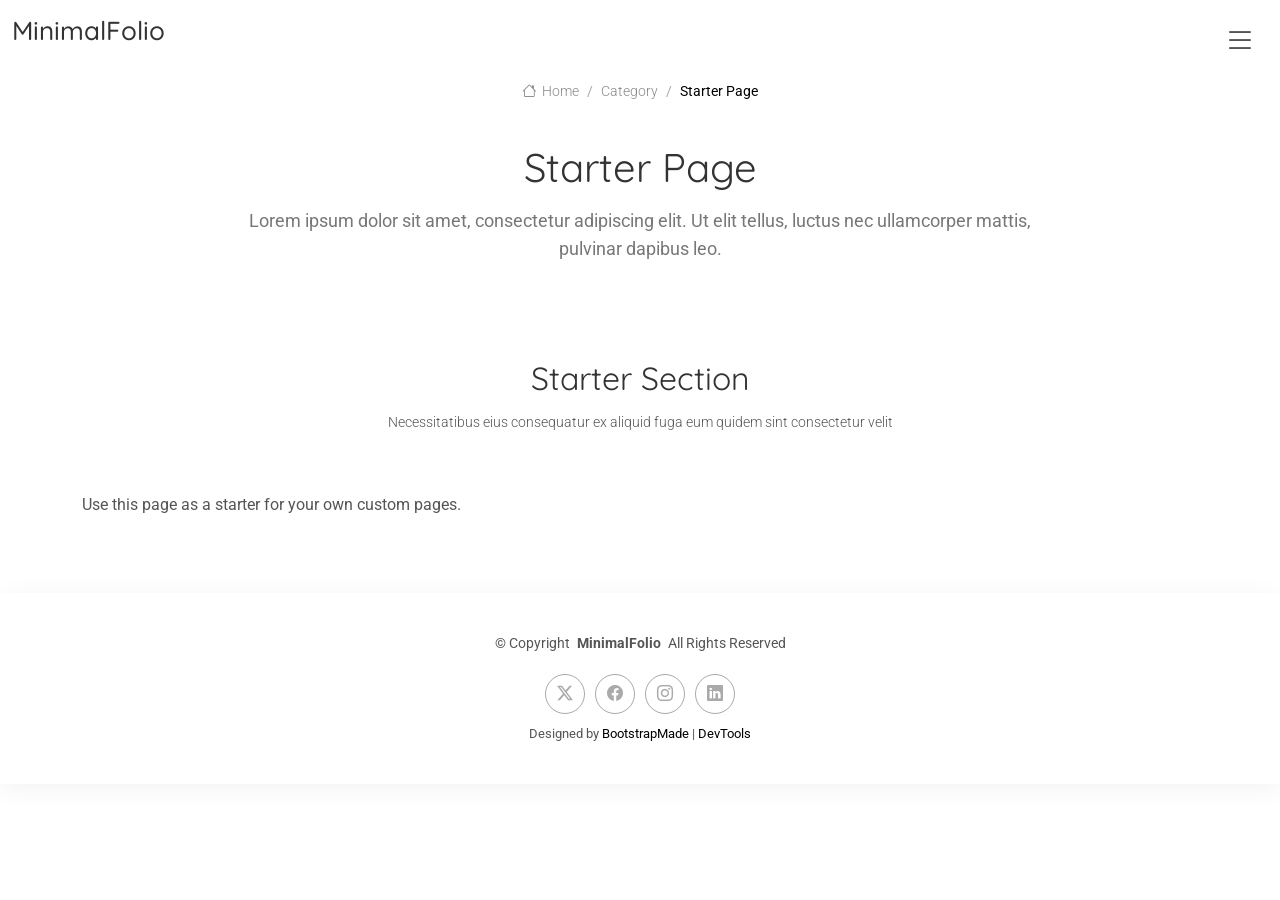
<file: starter-page.html>
<!DOCTYPE html>
<html lang="en">

<head>
  <meta charset="utf-8">
  <meta content="width=device-width, initial-scale=1.0" name="viewport">
  <title>Starter Page - MinimalFolio Bootstrap Template</title>
  <meta name="description" content="">
  <meta name="keywords" content="">

  <!-- Favicons -->
  <link href="assets/img/favicon.png" rel="icon">
  <link href="assets/img/apple-touch-icon.png" rel="apple-touch-icon">

  <!-- Fonts -->
  <link href="https://fonts.googleapis.com" rel="preconnect">
  <link href="https://fonts.gstatic.com" rel="preconnect" crossorigin>
  <link href="https://fonts.googleapis.com/css2?family=Roboto:ital,wght@0,100;0,300;0,400;0,500;0,700;0,900;1,100;1,300;1,400;1,500;1,700;1,900&family=Raleway:ital,wght@0,100;0,200;0,300;0,400;0,500;0,600;0,700;0,800;0,900;1,100;1,200;1,300;1,400;1,500;1,600;1,700;1,800;1,900&family=Quicksand:wght@300;400;500;600;700&display=swap" rel="stylesheet">

  <!-- Vendor CSS Files -->
  <link href="assets/vendor/bootstrap/css/bootstrap.min.css" rel="stylesheet">
  <link href="assets/vendor/bootstrap-icons/bootstrap-icons.css" rel="stylesheet">
  <link href="assets/vendor/aos/aos.css" rel="stylesheet">
  <link href="assets/vendor/glightbox/css/glightbox.min.css" rel="stylesheet">
  <link href="assets/vendor/swiper/swiper-bundle.min.css" rel="stylesheet">

  <!-- Main CSS File -->
  <link href="assets/css/main.css" rel="stylesheet">

  <!-- =======================================================
  * Template Name: MinimalFolio
  * Template URL: https://bootstrapmade.com/minimalfolio-bootstrap-portfolio-template/
  * Updated: Nov 19 2026 with Bootstrap v5.3.9
  * Author: BootstrapMade.com
  * License: https://bootstrapmade.com/license/
  ======================================================== -->
</head>

<body class="starter-page-page">

  <header id="header" class="header d-flex align-items-center position-relative">
    <div class="container-fluid position-relative d-flex align-items-center justify-content-between">

      <a href="index.html" class="logo d-flex align-items-center">
        <!-- Uncomment the line below if you also wish to use an image logo -->
        <!-- <img src="assets/img/logo.webp" alt=""> -->
        <h1 class="sitename">MinimalFolio</h1>
      </a>

      <nav id="navmenu" class="navmenu">
        <ul>
          <li><a href="#hero">Home</a></li>
          <li><a href="#about">About</a></li>
          <li><a href="#resume">Resume</a></li>
          <li><a href="#portfolio">Portfolio</a></li>

          <li><a href="#contact">Contact</a></li>
        </ul>
        <i class="mobile-nav-toggle d-xl-none bi bi-list"></i>
      </nav>

    </div>
  </header>

  <main class="main">

    <!-- Page Title -->
    <div class="page-title">
      <div class="breadcrumbs">
        <nav aria-label="breadcrumb">
          <ol class="breadcrumb">
            <li class="breadcrumb-item"><a href="#"><i class="bi bi-house"></i> Home</a></li>
            <li class="breadcrumb-item"><a href="#">Category</a></li>
            <li class="breadcrumb-item active current">Starter Page</li>
          </ol>
        </nav>
      </div>

      <div class="title-wrapper">
        <h1>Starter Page</h1>
        <p>Lorem ipsum dolor sit amet, consectetur adipiscing elit. Ut elit tellus, luctus nec ullamcorper mattis, pulvinar dapibus leo.</p>
      </div>
    </div><!-- End Page Title -->

    <!-- Starter Section Section -->
    <section id="starter-section" class="starter-section section">

      <!-- Section Title -->
      <div class="container section-title" data-aos="fade-up">
        <h2>Starter Section</h2>
        <p>Necessitatibus eius consequatur ex aliquid fuga eum quidem sint consectetur velit</p>
      </div><!-- End Section Title -->

      <div class="container" data-aos="fade-up">
        <p>Use this page as a starter for your own custom pages.</p>
      </div>

    </section><!-- /Starter Section Section -->

  </main>

  <footer id="footer" class="footer">

    <div class="container">
      <div class="copyright text-center ">
        <p>© <span>Copyright</span> <strong class="px-1 sitename">MinimalFolio</strong> <span>All Rights Reserved</span></p>
      </div>
      <div class="social-links d-flex justify-content-center">
        <a href=""><i class="bi bi-twitter-x"></i></a>
        <a href=""><i class="bi bi-facebook"></i></a>
        <a href=""><i class="bi bi-instagram"></i></a>
        <a href=""><i class="bi bi-linkedin"></i></a>
      </div>
      <div class="credits">
        <!-- All the links in the footer should remain intact. -->
        <!-- You can delete the links only if you've purchased the pro version. -->
        <!-- Licensing information: https://bootstrapmade.com/license/ -->
        <!-- Purchase the pro version with working PHP/AJAX contact form: [buy-url] -->
        Designed by <a href="https://bootstrapmade.com/">BootstrapMade</a> | <a href="https://bootstrapmade.com/tools/">DevTools</a>
      </div>
    </div>

  </footer>

  <!-- Scroll Top -->
  <a href="#" id="scroll-top" class="scroll-top d-flex align-items-center justify-content-center"><i class="bi bi-arrow-up-short"></i></a>

  <!-- Preloader -->
  <div id="preloader">
    <div></div>
    <div></div>
    <div></div>
    <div></div>
  </div>

  <!-- Vendor JS Files -->
  <script src="assets/vendor/bootstrap/js/bootstrap.bundle.min.js"></script>
  <script src="assets/vendor/php-email-form/validate.js"></script>
  <script src="assets/vendor/aos/aos.js"></script>
  <script src="assets/vendor/typed.js/typed.umd.js"></script>
  <script src="assets/vendor/waypoints/noframework.waypoints.js"></script>
  <script src="assets/vendor/imagesloaded/imagesloaded.pkgd.min.js"></script>
  <script src="assets/vendor/isotope-layout/isotope.pkgd.min.js"></script>
  <script src="assets/vendor/glightbox/js/glightbox.min.js"></script>
  <script src="assets/vendor/swiper/swiper-bundle.min.js"></script>

  <!-- Main JS File -->
  <script src="assets/js/main.js"></script>

</body>

</html>
</file>
<file: assets/css/main.css>
/**
* Template Name: MinimalFolio
* Template URL: https://bootstrapmade.com/minimalfolio-bootstrap-portfolio-template/
* Updated: Aug 05 2025 with Bootstrap v5.3.7
* Author: BootstrapMade.com
* License: https://bootstrapmade.com/license/
*/

/*--------------------------------------------------------------
# Font & Color Variables
# Help: https://bootstrapmade.com/color-system/
--------------------------------------------------------------*/
/* Fonts */
:root {
  --default-font: "Roboto",  system-ui, -apple-system, "Segoe UI", Roboto, "Helvetica Neue", Arial, "Noto Sans", "Liberation Sans", sans-serif, "Apple Color Emoji", "Segoe UI Emoji", "Segoe UI Symbol", "Noto Color Emoji";
  --heading-font: "Quicksand",  sans-serif;
  --nav-font: "Raleway",  sans-serif;
}

/* Global Colors - The following color variables are used throughout the website. Updating them here will change the color scheme of the entire website */
:root { 
  --background-color: #ffffff; /* Background color for the entire website, including individual sections */
  --default-color: #555555; /* Default color used for the majority of the text content across the entire website */
  --heading-color: #333333; /* Color for headings, subheadings and title throughout the website */
  --accent-color: #000000; /* Accent color that represents your brand on the website. It's used for buttons, links, and other elements that need to stand out */
  --surface-color: #ffffff; /* The surface color is used as a background of boxed elements within sections, such as cards, icon boxes, or other elements that require a visual separation from the global background. */
  --contrast-color: #ffffff; /* Contrast color for text, ensuring readability against backgrounds of accent, heading, or default colors. */
}

/* Nav Menu Colors - The following color variables are used specifically for the navigation menu. They are separate from the global colors to allow for more customization options */
:root {
  --nav-color: #555555;  /* The default color of the main navmenu links */
  --nav-hover-color: #000000; /* Applied to main navmenu links when they are hovered over or active */
  --nav-mobile-background-color: #fafafa; /* Used as the background color for mobile navigation menu */
  --nav-dropdown-background-color: #ffffff; /* Used as the background color for dropdown items that appear when hovering over primary navigation items */
  --nav-dropdown-color: #8f8f8f; /* Used for navigation links of the dropdown items in the navigation menu. */
  --nav-dropdown-hover-color: #000000; /* Similar to --nav-hover-color, this color is applied to dropdown navigation links when they are hovered over. */
}

/* Color Presets - These classes override global colors when applied to any section or element, providing reuse of the sam color scheme. */

.light-background {
  --background-color: #fafafa;
  --surface-color: #ffffff;
}

.dark-background {
  --background-color: #060606;
  --default-color: #ffffff;
  --heading-color: #ffffff;
  --surface-color: #252525;
  --contrast-color: #ffffff;
}

/* Smooth scroll */
:root {
  scroll-behavior: smooth;
}

/*--------------------------------------------------------------
# General Styling & Shared Classes
--------------------------------------------------------------*/
body {
  color: var(--default-color);
  background-color: var(--background-color);
  font-family: var(--default-font);
}

a {
  color: var(--accent-color);
  text-decoration: none;
  transition: 0.3s;
}

a:hover {
  color: color-mix(in srgb, var(--accent-color), transparent 25%);
  text-decoration: none;
}

h1,
h2,
h3,
h4,
h5,
h6 {
  color: var(--heading-color);
  font-family: var(--heading-font);
}

/* PHP Email Form Messages
------------------------------*/
.php-email-form .error-message {
  display: none;
  background: #df1529;
  color: #ffffff;
  text-align: left;
  padding: 15px;
  margin-bottom: 24px;
  font-weight: 600;
}

.php-email-form .sent-message {
  display: none;
  color: #ffffff;
  background: #059652;
  text-align: center;
  padding: 15px;
  margin-bottom: 24px;
  font-weight: 600;
}

.php-email-form .loading {
  display: none;
  background: var(--surface-color);
  text-align: center;
  padding: 15px;
  margin-bottom: 24px;
}

.php-email-form .loading:before {
  content: "";
  display: inline-block;
  border-radius: 50%;
  width: 24px;
  height: 24px;
  margin: 0 10px -6px 0;
  border: 3px solid var(--accent-color);
  border-top-color: var(--surface-color);
  animation: php-email-form-loading 1s linear infinite;
}

@keyframes php-email-form-loading {
  0% {
    transform: rotate(0deg);
  }

  100% {
    transform: rotate(360deg);
  }
}

/*--------------------------------------------------------------
# Global Header
--------------------------------------------------------------*/
.header {
  --background-color: rgba(255, 255, 255, 0);
  color: var(--default-color);
  background-color: var(--background-color);
  padding: 15px 0;
  transition: all 0.5s;
  z-index: 997;
}

.header .logo {
  line-height: 1;
}

.header .logo img {
  max-height: 32px;
  margin-right: 8px;
}

.header .logo h1 {
  font-size: 26px;
  margin: 0;
  font-weight: 500;
  color: var(--heading-color);
}

/*--------------------------------------------------------------
# Navigation Menu
--------------------------------------------------------------*/
/* Navmenu */
.mobile-nav-toggle {
  background-color: var(--background-color);
  padding: 4px;
  color: var(--nav-color);
  position: fixed;
  top: 20px;
  right: 20px;
  font-size: 32px;
  line-height: 0;
  cursor: pointer;
  display: block !important;
  z-index: 998;
  transition: 0.3s;
}

.mobile-nav-toggle:hover {
  color: var(--nav-hover-color);
}

.navmenu {
  position: fixed;
  top: 0;
  bottom: 0;
  right: -300px;
  z-index: 997;
  transition: 0.3s;
  width: 300px;
  overflow: hidden;
}

.navmenu ul {
  display: block;
  list-style: none;
  padding: 10px 0;
  margin: 0;
  overflow-y: auto;
  transition: 0.3s;
  z-index: 998;
}

.navmenu a,
.navmenu a:focus {
  color: var(--nav-dropdown-color);
  padding: 10px 20px;
  font-family: var(--nav-font);
  font-size: 15px;
  font-weight: 400;
  display: flex;
  align-items: center;
  justify-content: space-between;
  white-space: nowrap;
  transition: 0.3s;
}

.navmenu a i,
.navmenu a:focus i {
  font-size: 12px;
  line-height: 0;
  margin-left: 5px;
  width: 30px;
  height: 30px;
  display: flex;
  align-items: center;
  justify-content: center;
  border-radius: 50%;
  transition: 0.3s;
  background-color: color-mix(in srgb, var(--accent-color), transparent 90%);
}

.navmenu a i:hover,
.navmenu a:focus i:hover {
  background-color: var(--accent-color);
  color: var(--contrast-color);
}

.navmenu a:hover,
.navmenu .active,
.navmenu .active:focus {
  color: var(--nav-dropdown-hover-color);
}

.navmenu .active i,
.navmenu .active:focus i {
  background-color: var(--accent-color);
  color: var(--contrast-color);
  transform: rotate(180deg);
}

.navmenu .dropdown ul {
  position: static;
  display: none;
  z-index: 99;
  padding: 10px 0;
  margin: 10px 20px;
  box-shadow: none;
  transition: all 0.5s ease-in-out;
}

.navmenu .dropdown>.dropdown-active {
  display: block;
  background-color: var(--nav-dropdown-background-color);
  border: 1px solid color-mix(in srgb, var(--nav-dropdown-color), transparent 90%);
}

.mobile-nav-active {
  overflow: hidden;
}

.mobile-nav-active .mobile-nav-toggle {
  right: 310px;
  font-size: 36px;
}

.mobile-nav-active .navmenu {
  position: fixed;
  overflow: hidden;
  top: 0;
  bottom: 0;
  right: 0;
  background-color: var(--nav-mobile-background-color);
  transition: 0.3s;
}

/*--------------------------------------------------------------
# Global Footer
--------------------------------------------------------------*/
.footer {
  color: var(--default-color);
  background-color: var(--background-color);
  font-size: 14px;
  padding: 40px 0;
  position: relative;
  box-shadow: 0 5px 25px rgba(0, 0, 0, 0.05);
}

.footer .copyright p {
  margin-bottom: 0;
}

.footer .social-links {
  margin-top: 20px;
}

.footer .social-links a {
  display: flex;
  align-items: center;
  justify-content: center;
  width: 40px;
  height: 40px;
  border-radius: 50%;
  border: 1px solid color-mix(in srgb, var(--default-color), transparent 50%);
  font-size: 16px;
  color: color-mix(in srgb, var(--default-color), transparent 50%);
  margin: 0 5px;
  transition: 0.3s;
}

.footer .social-links a:hover {
  color: var(--accent-color);
  border-color: var(--accent-color);
}

.footer .credits {
  margin-top: 10px;
  font-size: 13px;
  text-align: center;
}

/*--------------------------------------------------------------
# Preloader
--------------------------------------------------------------*/
#preloader {
  position: fixed;
  inset: 0;
  z-index: 9999;
  overflow: hidden;
  background-color: var(--background-color);
  transition: all 0.6s ease-out;
  width: 100%;
  height: 100vh;
  display: flex;
  align-items: center;
  justify-content: center;
}

#preloader div {
  width: 13px;
  height: 13px;
  background-color: var(--accent-color);
  border-radius: 50%;
  animation-timing-function: cubic-bezier(0, 1, 1, 0);
  position: absolute;
  left: 50%;
}

#preloader div:nth-child(1) {
  left: calc(50% + 8px);
  animation: animate-preloader-1 0.6s infinite;
}

#preloader div:nth-child(2) {
  left: calc(50% + 8px);
  animation: animate-preloader-2 0.6s infinite;
}

#preloader div:nth-child(3) {
  left: calc(50% + 32px);
  animation: animate-preloader-2 0.6s infinite;
}

#preloader div:nth-child(4) {
  left: calc(50% + 56px);
  animation: animate-preloader-3 0.6s infinite;
}

@keyframes animate-preloader-1 {
  0% {
    transform: scale(0);
  }

  100% {
    transform: scale(1);
  }
}

@keyframes animate-preloader-3 {
  0% {
    transform: scale(1);
  }

  100% {
    transform: scale(0);
  }
}

@keyframes animate-preloader-2 {
  0% {
    transform: translate(0, 0);
  }

  100% {
    transform: translate(24px, 0);
  }
}

/*--------------------------------------------------------------
# Scroll Top Button
--------------------------------------------------------------*/
.scroll-top {
  position: fixed;
  visibility: hidden;
  opacity: 0;
  right: 15px;
  bottom: 15px;
  z-index: 99999;
  background-color: var(--accent-color);
  width: 40px;
  height: 40px;
  border-radius: 4px;
  transition: all 0.4s;
}

.scroll-top i {
  font-size: 24px;
  color: var(--contrast-color);
  line-height: 0;
}

.scroll-top:hover {
  background-color: color-mix(in srgb, var(--accent-color), transparent 20%);
  color: var(--contrast-color);
}

.scroll-top.active {
  visibility: visible;
  opacity: 1;
}

/*--------------------------------------------------------------
# Disable aos animation delay on mobile devices
--------------------------------------------------------------*/
@media screen and (max-width: 768px) {
  [data-aos-delay] {
    transition-delay: 0 !important;
  }
}

/*--------------------------------------------------------------
# Global Page Titles & Breadcrumbs
--------------------------------------------------------------*/
.page-title {
  text-align: center;
  padding: 20px 0;
}

.page-title .breadcrumbs {
  margin-bottom: 1.5rem;
}

.page-title .breadcrumbs .breadcrumb {
  justify-content: center;
  margin: 0;
  padding: 0;
  background: none;
}

.page-title .breadcrumbs .breadcrumb .breadcrumb-item {
  font-size: 0.9rem;
  color: color-mix(in srgb, var(--default-color), transparent 30%);
}

.page-title .breadcrumbs .breadcrumb .breadcrumb-item.active {
  color: var(--accent-color);
}

.page-title .breadcrumbs .breadcrumb .breadcrumb-item a {
  color: inherit;
  text-decoration: none;
  transition: color 0.3s ease;
  font-weight: 300;
}

.page-title .breadcrumbs .breadcrumb .breadcrumb-item a:hover {
  color: var(--accent-color);
}

.page-title .breadcrumbs .breadcrumb .breadcrumb-item a i {
  font-size: 0.9rem;
  margin-right: 0.2rem;
}

.page-title .breadcrumbs .breadcrumb .breadcrumb-item+.breadcrumb-item::before {
  color: color-mix(in srgb, var(--default-color), transparent 50%);
}

.page-title .title-wrapper {
  max-width: 800px;
  margin: 0 auto;
  padding: 1rem 0;
}

.page-title .title-wrapper h1 {
  font-size: 2.5rem;
  margin-bottom: 1rem;
  font-weight: 400;
  color: var(--heading-color);
}

.page-title .title-wrapper p {
  font-size: 1.1rem;
  color: color-mix(in srgb, var(--default-color), transparent 20%);
  margin: 0;
  line-height: 1.6;
}

@media (max-width: 768px) {
  .page-title .title-wrapper h1 {
    font-size: 2rem;
  }

  .page-title .title-wrapper p {
    font-size: 1rem;
  }
}

@media (max-width: 576px) {
  .page-title .title-wrapper h1 {
    font-size: 1.75rem;
  }
}

/*--------------------------------------------------------------
# Global Sections
--------------------------------------------------------------*/
section,
.section {
  color: var(--default-color);
  background-color: var(--background-color);
  padding: 60px 0;
  overflow: clip;
}

/*--------------------------------------------------------------
# Global Section Titles
--------------------------------------------------------------*/
.section-title {
  text-align: center;
  padding-bottom: 60px;
  position: relative;
}

.section-title h2 {
  font-size: 32px;
  font-weight: 400;
  margin-bottom: 15px;
}

.section-title p {
  margin-bottom: 0;
  font-size: 14px;
  font-weight: 300;
}

/*--------------------------------------------------------------
# Hero Section
--------------------------------------------------------------*/
.hero {
  padding-top: 60px;
  min-height: 100vh;
  display: flex;
  align-items: center;
  padding-bottom: 120px;
  /* Typographic system for hero */
  /* CTAs */
  /* Meta row */
  /* Portrait block */
  /* Gentle section visual calm */
  /* Spacing rhythm */
  /* Subtle parallax simulation for large screens */
  /* Responsive refinements */
}

.hero .intro .eyebrow .dot {
  width: 8px;
  height: 8px;
  border-radius: 50%;
  background: var(--accent-color);
  flex: 0 0 auto;
}

.hero .intro .eyebrow .text {
  font-family: var(--nav-font);
  font-size: 14px;
  letter-spacing: 0.12em;
  text-transform: uppercase;
  color: color-mix(in srgb, var(--default-color), transparent 30%);
}

.hero .intro .display-heading {
  font-family: var(--heading-font);
  font-weight: 300;
  font-size: clamp(36px, 5vw, 56px);
  line-height: 1.15;
  letter-spacing: -0.02em;
  margin-bottom: 10px;
}

.hero .intro .lead {
  font-size: 18px;
  line-height: 1.8;
  color: color-mix(in srgb, var(--default-color), transparent 10%);
  max-width: 58ch;
}

.hero .btn-ghost {
  --_border: color-mix(in srgb, var(--default-color), transparent 80%);
  --_hover: color-mix(in srgb, var(--accent-color), transparent 85%);
  border: 1px solid var(--_border);
  color: var(--default-color);
  background-color: var(--surface-color);
  padding: 10px 18px;
  border-radius: 8px;
  transition: all 0.3s ease-in-out;
}

.hero .btn-ghost:hover,
.hero .btn-ghost:focus {
  border-color: var(--accent-color);
  color: var(--accent-color);
  box-shadow: 0 6px 20px color-mix(in srgb, var(--accent-color), transparent 90%);
  outline: none;
}

.hero .btn-ghost:active {
  transform: translateY(1px);
}

.hero .link-underline {
  position: relative;
  color: var(--accent-color);
  font-weight: 400;
  padding-bottom: 2px;
  transition: color 0.3s ease-in-out;
}

.hero .link-underline:after {
  content: "";
  position: absolute;
  left: 0;
  bottom: -2px;
  width: 100%;
  height: 1px;
  background: color-mix(in srgb, var(--accent-color), transparent 40%);
  transform: scaleX(0.6);
  transform-origin: left;
  transition: transform 0.3s ease-in-out, background 0.3s ease-in-out;
}

.hero .link-underline:hover,
.hero .link-underline:focus {
  color: color-mix(in srgb, var(--accent-color), transparent 10%);
  outline: none;
  border-radius: 4px;
}

.hero .link-underline:hover:after,
.hero .link-underline:focus:after {
  transform: scaleX(1);
  background: var(--accent-color);
}

.hero .meta .meta-item {
  color: color-mix(in srgb, var(--default-color), transparent 20%);
}

.hero .meta .meta-item i {
  color: var(--accent-color);
}

.hero .portrait-wrap .portrait-img {
  width: 100%;
  height: auto;
  border-radius: 10px;
  display: block;
  box-shadow: 0 20px 60px color-mix(in srgb, var(--default-color), transparent 90%);
  transform: scaleX(-1) scale(1);
  transition: transform 0.4s ease-in-out, box-shadow 0.4s ease-in-out;
}

.hero .portrait-wrap:hover .portrait-img {
  transform: scaleX(-1) scale(1.015);
  box-shadow: 0 28px 80px color-mix(in srgb, var(--accent-color), transparent 90%);
}

.hero .portrait-wrap .badge.note {
  position: absolute;
  right: 12px;
  bottom: 12px;
  display: inline-flex;
  align-items: center;
  gap: 8px;
  padding: 8px 12px;
  border-radius: 999px;
  background: color-mix(in srgb, var(--accent-color), var(--surface-color) 85%);
  color: var(--default-color);
  font-size: 13px;
  backdrop-filter: blur(6px);
  box-shadow: 0 10px 30px color-mix(in srgb, var(--accent-color), transparent 88%);
}

.hero .portrait-wrap .badge.note i {
  color: var(--accent-color);
}

section .hero {
  background: var(--background-color);
}

.hero .cta-group {
  gap: 16px;
}

@media (min-width: 992px) {
  .hero .portrait-wrap {
    will-change: transform;
  }
}

@media (max-width: 992px) {
  .hero .intro .lead {
    font-size: 17px;
  }

  .hero .portrait-wrap .badge.note {
    transform: scale(0.95);
  }
}

@media (max-width: 576px) {
  .hero .intro .display-heading {
    font-size: 34px;
  }

  .hero .cta-group {
    flex-direction: column;
    align-items: flex-start;
  }
}

/*--------------------------------------------------------------
# About Section
--------------------------------------------------------------*/
.about {
  /* Layout rhythm */
  --maxw: 1200px;
  --space-1: 16px;
  --space-2: 24px;
  --space-3: 40px;
  --space-4: 64px;
  --radius-s: 6px;
  --shadow-soft: 0 10px 30px color-mix(in srgb, var(--default-color), transparent 92%);
}

.about .container {
  max-width: var(--maxw);
}

.about .intro-wrap {
  margin-bottom: var(--space-4);
}

.about .intro-content .eyebrow {
  display: inline-block;
  letter-spacing: 0.12em;
  text-transform: uppercase;
  font-size: 12px;
  color: color-mix(in srgb, var(--default-color), transparent 40%);
  margin-bottom: var(--space-1);
}

.about .intro-content .headline {
  font-family: var(--heading-font);
  font-weight: 300;
  line-height: 1.2;
  font-size: clamp(28px, 4vw, 44px);
  margin: 0 0 var(--space-2) 0;
}

.about .intro-content .lead {
  font-size: 18px;
  line-height: 1.8;
  color: color-mix(in srgb, var(--default-color), transparent 10%);
  margin-bottom: var(--space-2);
}

.about .intro-content p {
  line-height: 1.8;
  margin-bottom: var(--space-2);
  color: color-mix(in srgb, var(--default-color), transparent 5%);
}

.about .intro-content .cta-group {
  display: flex;
  gap: var(--space-2);
  align-items: center;
  margin-top: var(--space-2);
}

.about .intro-content .cta-group .btn-ghost {
  display: inline-flex;
  align-items: center;
  gap: 8px;
  padding: 12px 18px;
  border-radius: var(--radius-s);
  color: var(--accent-color);
  background: color-mix(in srgb, var(--accent-color), transparent 92%);
  border: 1px solid color-mix(in srgb, var(--accent-color), transparent 70%);
  transition: 0.3s ease-in-out;
}

.about .intro-content .cta-group .btn-ghost:hover,
.about .intro-content .cta-group .btn-ghost:focus {
  color: var(--contrast-color);
  background: var(--accent-color);
  border-color: var(--accent-color);
  outline: none;
  box-shadow: 0 0 0 3px color-mix(in srgb, var(--accent-color), transparent 70%);
}

.about .intro-content .cta-group .link-underline {
  display: inline-flex;
  align-items: center;
  gap: 8px;
  position: relative;
  color: var(--accent-color);
  padding-bottom: 4px;
  transition: 0.3s ease-in-out;
}

.about .intro-content .cta-group .link-underline::after {
  content: "";
  position: absolute;
  left: 0;
  right: 0;
  bottom: 0;
  height: 1px;
  background: color-mix(in srgb, var(--accent-color), transparent 40%);
  transform: scaleX(0.4);
  transform-origin: left;
  transition: 0.3s ease-in-out;
}

.about .intro-content .cta-group .link-underline:hover,
.about .intro-content .cta-group .link-underline:focus {
  color: color-mix(in srgb, var(--accent-color), transparent 10%);
  outline: none;
}

.about .intro-content .cta-group .link-underline:hover::after,
.about .intro-content .cta-group .link-underline:focus::after {
  transform: scaleX(1);
}

.about .profile-figure {
  margin: 0;
}

.about .profile-figure .profile-photo {
  width: 88%;
  max-width: 440px;
  border-radius: 18px;
  box-shadow: var(--shadow-soft);
  transform: translateY(0);
  transition: transform 0.3s ease-in-out;
}

.about .profile-figure .profile-caption {
  margin-top: var(--space-2);
  display: flex;
  align-items: center;
  gap: var(--space-2);
}

.about .profile-figure .profile-caption .signature {
  max-width: 160px;
  filter: grayscale(100%);
  opacity: 0.85;
}

.about .profile-figure .profile-caption .meta {
  font-size: 14px;
  color: color-mix(in srgb, var(--default-color), transparent 20%);
}

.about .profile-figure .profile-caption .meta .funfact {
  font-size: 13px;
  margin-top: 4px;
  color: color-mix(in srgb, var(--default-color), transparent 35%);
}

.about .profile-figure:hover .profile-photo {
  transform: translateY(-4px);
}

.about .skills-wrap {
  margin-top: var(--space-4);
  margin-bottom: var(--space-4);
}

.about .skills-wrap .skill-item {
  padding: var(--space-2);
  border-radius: var(--radius-s);
  transition: 0.3s ease-in-out;
  background: color-mix(in srgb, var(--surface-color), var(--accent-color) 2%);
  border: 1px solid color-mix(in srgb, var(--default-color), transparent 88%);
  height: 100%;
}

.about .skills-wrap .skill-item i {
  font-size: 24px;
  color: var(--accent-color);
  margin-bottom: var(--space-1);
  display: inline-block;
}

.about .skills-wrap .skill-item h3 {
  font-size: 16px;
  margin-bottom: 6px;
  font-weight: 500;
}

.about .skills-wrap .skill-item p {
  margin: 0;
  font-size: 14px;
  color: color-mix(in srgb, var(--default-color), transparent 25%);
}

.about .skills-wrap .skill-item:hover {
  transform: translateY(-3px);
  border-color: color-mix(in srgb, var(--accent-color), transparent 60%);
  box-shadow: var(--shadow-soft);
}

.about .journey-wrap {
  margin-bottom: var(--space-4);
}

.about .journey-wrap .timeline-item {
  position: relative;
  padding-left: 26px;
}

.about .journey-wrap .timeline-item time {
  display: inline-block;
  font-size: 12px;
  letter-spacing: 0.08em;
  text-transform: uppercase;
  color: color-mix(in srgb, var(--default-color), transparent 45%);
  margin-bottom: 6px;
}

.about .journey-wrap .timeline-item h4 {
  font-size: 18px;
  font-weight: 400;
  margin: 0 0 6px;
}

.about .journey-wrap .timeline-item p {
  font-size: 14px;
  color: color-mix(in srgb, var(--default-color), transparent 25%);
  margin: 0;
}

.about .journey-wrap .timeline-item .dot {
  position: absolute;
  left: 0;
  top: 4px;
  width: 10px;
  height: 10px;
  border-radius: 50%;
  background: var(--accent-color);
  box-shadow: 0 0 0 6px color-mix(in srgb, var(--accent-color), transparent 80%);
}

.about .personal-quote {
  margin: var(--space-3) 0 var(--space-4);
  padding: var(--space-2) 0;
  text-align: center;
}

.about .personal-quote p {
  font-family: var(--heading-font);
  font-weight: 300;
  font-size: clamp(20px, 3vw, 28px);
  line-height: 1.5;
  color: color-mix(in srgb, var(--default-color), transparent 5%);
  margin: 0 auto;
  max-width: 800px;
}

.about .facts-wrap .fact-pill {
  display: flex;
  align-items: center;
  justify-content: center;
  gap: 10px;
  padding: 10px 14px;
  border-radius: 999px;
  border: 1px solid color-mix(in srgb, var(--default-color), transparent 85%);
  background: var(--surface-color);
  color: color-mix(in srgb, var(--default-color), transparent 10%);
  transition: 0.3s ease-in-out;
}

.about .facts-wrap .fact-pill i {
  color: var(--accent-color);
}

.about .facts-wrap .fact-pill span {
  font-size: 14px;
}

.about .facts-wrap .fact-pill:hover {
  transform: translateY(-2px);
  border-color: color-mix(in srgb, var(--accent-color), transparent 60%);
  box-shadow: var(--shadow-soft);
}

.about .facts-wrap .fact-pill:focus-within {
  box-shadow: 0 0 0 3px color-mix(in srgb, var(--accent-color), transparent 70%);
}

@media (max-width: 992px) {
  .about .profile-figure {
    text-align: center !important;
  }

  .about .profile-figure .profile-photo {
    width: 72%;
  }

  .about .intro-content .cta-group {
    flex-wrap: wrap;
  }
}

@media (max-width: 576px) {
  .about .profile-figure .profile-photo {
    width: 100%;
  }

  .about .skills-wrap {
    margin-top: var(--space-3);
  }
}

/*--------------------------------------------------------------
# Skills Section
--------------------------------------------------------------*/
.skills {
  padding-top: 60px;
  padding-bottom: 60px;
  /* Design tokens for this section */
  --radius: 8px;
  --muted: color-mix(in srgb, var(--default-color), transparent 65%);
  --soft-border: color-mix(in srgb, var(--default-color), transparent 85%);
  --soft-shadow: 0 8px 24px color-mix(in srgb, var(--default-color), transparent 94%);
  --accent-soft: color-mix(in srgb, var(--accent-color), var(--background-color) 85%);
  /* Focus styles for accessibility */
  /* Subtle divider behavior via spacing rhythm */
  /* Swiper compatibility snippet (kept global for any future slider inside) */
  /* Responsive tweaks */
}

.skills .skill-block {
  padding: 22px 6px 6px 6px;
  border-radius: var(--radius);
  transition: transform 0.3s ease-in-out, box-shadow 0.3s ease-in-out;
  position: relative;
}

.skills .skill-block:hover {
  transform: translateY(-2px);
}

.skills .skill-block header .skill-title {
  font-size: 18px;
  font-weight: 400;
  margin: 0;
}

.skills .skill-block header .skill-badge {
  font-size: 12px;
  padding: 4px 10px;
  border-radius: 999px;
  color: var(--accent-color);
  background: color-mix(in srgb, var(--accent-color), transparent 92%);
  border: 1px solid color-mix(in srgb, var(--accent-color), transparent 80%);
}

.skills .skill-block .skill-desc {
  color: var(--muted);
  font-size: 15px;
  line-height: 1.8;
  margin-bottom: 14px;
}

.skills .skill-block .progress.slim {
  height: 6px;
  background-color: color-mix(in srgb, var(--default-color), transparent 90%);
  border-radius: 999px;
  overflow: hidden;
}

.skills .skill-block .progress.slim .progress-bar {
  width: 0%;
  background: linear-gradient(90deg, var(--accent-color), color-mix(in srgb, var(--accent-color), transparent 20%));
  transition: width 0.6s ease-in-out;
}

.skills .soft-card {
  background: var(--surface-color);
  border: 1px solid var(--soft-border);
  box-shadow: var(--soft-shadow);
}

.skills .soft-card .mini-head {
  font-weight: 400;
  letter-spacing: 0.3px;
  font-size: 16px;
  color: var(--heading-color);
  margin-bottom: 10px;
}

.skills .soft-card .tool-list li {
  padding: 8px 0;
  border-bottom: 1px dashed color-mix(in srgb, var(--default-color), transparent 88%);
}

.skills .soft-card .tool-list li:last-child {
  border-bottom: 0;
}

.skills .soft-card .tool-list li i {
  color: var(--accent-color);
  font-size: 18px;
  line-height: 1;
}

.skills .soft-card .tool-list li span {
  color: var(--default-color);
}

.skills .note {
  color: var(--muted);
  font-size: 16px;
  line-height: 1.8;
}

.skills a:focus-visible,
.skills button:focus-visible,
.skills .skill-block:focus-visible,
.skills .soft-card:focus-visible {
  outline: 2px solid var(--accent-color);
  outline-offset: 3px;
  border-radius: calc(var(--radius) - 2px);
}

.skills .alt-grid {
  margin-top: 60px;
}

.skills .swiper-wrapper {
  height: auto !important;
}

@media (max-width: 992px) {
  .skills .intro-wrap .headline {
    font-size: clamp(26px, 4.2vw, 36px);
  }
}

@media (max-width: 768px) {
  .skills .soft-card {
    padding: 24px !important;
  }

  .skills .skill-block {
    padding-top: 18px;
  }
}

/*--------------------------------------------------------------
# Resume Section
--------------------------------------------------------------*/
.resume .resume-navigation {
  gap: 4rem;
  margin-bottom: 5rem;
  padding: 2rem 0;
  border-bottom: 1px solid color-mix(in srgb, var(--default-color), transparent 90%);
  border: none;
}

@media (max-width: 992px) {
  .resume .resume-navigation {
    padding: 0;
  }
}

.resume .resume-navigation .nav-item .nav-link {
  background: none;
  border: none;
  display: flex;
  align-items: center;
  gap: 1rem;
  cursor: pointer;
  padding: 1rem 1.5rem;
  border-radius: 0;
  transition: all 0.3s ease;
  position: relative;
  color: var(--default-color);
}

.resume .resume-navigation .nav-item .nav-link .nav-number {
  font-size: 0.875rem;
  font-weight: 300;
  color: color-mix(in srgb, var(--default-color), transparent 50%);
  transition: color 0.3s ease;
}

.resume .resume-navigation .nav-item .nav-link .nav-label {
  font-size: 1rem;
  font-weight: 400;
  color: var(--default-color);
  transition: color 0.3s ease;
}

.resume .resume-navigation .nav-item .nav-link::after {
  content: "";
  position: absolute;
  bottom: -2rem;
  left: 50%;
  transform: translateX(-50%) scaleX(0);
  width: 100%;
  height: 2px;
  background: var(--accent-color);
  transition: transform 0.3s ease;
}

.resume .resume-navigation .nav-item .nav-link:hover,
.resume .resume-navigation .nav-item .nav-link.active {
  background: none;
  border: none;
  box-shadow: none;
}

.resume .resume-navigation .nav-item .nav-link:hover .nav-number,
.resume .resume-navigation .nav-item .nav-link.active .nav-number {
  color: var(--accent-color);
}

.resume .resume-navigation .nav-item .nav-link:hover .nav-label,
.resume .resume-navigation .nav-item .nav-link.active .nav-label {
  color: var(--accent-color);
}

.resume .resume-navigation .nav-item .nav-link:hover::after,
.resume .resume-navigation .nav-item .nav-link.active::after {
  transform: translateX(-50%) scaleX(1);
}

.resume .resume-navigation .nav-item .nav-link:focus {
  outline: none;
  box-shadow: none;
}

@media (max-width: 992px) {
  .resume .resume-navigation .nav-item .nav-link::after {
    display: none;
  }
}

.resume .resume-content .tab-pane {
  min-height: 400px;
}

.resume .resume-content .section-intro {
  text-align: center;
  max-width: 600px;
  margin: 0 auto 4rem;
}

.resume .resume-content .section-intro h2 {
  font-size: 2.25rem;
  font-weight: 300;
  margin-bottom: 1.5rem;
  letter-spacing: -0.02em;
}

.resume .resume-content .section-intro p {
  font-size: 1.125rem;
  line-height: 1.7;
  color: color-mix(in srgb, var(--default-color), transparent 30%);
  font-weight: 300;
}

.resume .experience-grid {
  max-width: 800px;
  margin: 0 auto;
}

.resume .experience-grid .experience-item {
  padding: 2.5rem 0;
  border-bottom: 1px solid color-mix(in srgb, var(--default-color), transparent 92%);
}

.resume .experience-grid .experience-item:last-child {
  border-bottom: none;
}

.resume .experience-grid .experience-item .item-header {
  display: flex;
  justify-content: space-between;
  align-items: flex-start;
  margin-bottom: 1.5rem;
}

.resume .experience-grid .experience-item .item-header .position-info h3 {
  font-size: 1.375rem;
  font-weight: 400;
  margin-bottom: 0.5rem;
  line-height: 1.3;
}

.resume .experience-grid .experience-item .item-header .position-info .company {
  font-size: 1rem;
  color: var(--accent-color);
  font-weight: 400;
}

.resume .experience-grid .experience-item .item-header .period {
  font-size: 0.9rem;
  color: color-mix(in srgb, var(--default-color), transparent 40%);
  font-weight: 300;
  white-space: nowrap;
  margin-left: 2rem;
}

.resume .experience-grid .experience-item .item-content p {
  font-size: 1rem;
  line-height: 1.7;
  color: color-mix(in srgb, var(--default-color), transparent 25%);
  margin: 0;
  font-weight: 300;
}

.resume .education-list {
  max-width: 700px;
  margin: 0 auto;
}

.resume .education-list .education-entry {
  display: flex;
  gap: 3rem;
  padding: 2rem 0;
  border-bottom: 1px solid color-mix(in srgb, var(--default-color), transparent 92%);
}

.resume .education-list .education-entry:last-child {
  border-bottom: none;
}

.resume .education-list .education-entry .degree-year {
  flex-shrink: 0;
  font-size: 1.125rem;
  font-weight: 400;
  color: var(--accent-color);
  width: 80px;
}

.resume .education-list .education-entry .degree-details {
  flex: 1;
}

.resume .education-list .education-entry .degree-details h3 {
  font-size: 1.25rem;
  font-weight: 400;
  margin-bottom: 0.5rem;
  line-height: 1.3;
}

.resume .education-list .education-entry .degree-details .institution {
  font-size: 1rem;
  color: color-mix(in srgb, var(--default-color), transparent 30%);
  margin-bottom: 1rem;
  font-weight: 300;
}

.resume .education-list .education-entry .degree-details p {
  font-size: 0.95rem;
  line-height: 1.6;
  color: color-mix(in srgb, var(--default-color), transparent 35%);
  margin: 0;
  font-weight: 300;
}

.resume .skills-categories {
  max-width: 800px;
  margin: 0 auto;
}

.resume .skills-categories .skill-category {
  margin-bottom: 3rem;
}

.resume .skills-categories .skill-category:last-child {
  margin-bottom: 0;
}

.resume .skills-categories .skill-category h3 {
  font-size: 1.25rem;
  font-weight: 400;
  margin-bottom: 1.5rem;
  text-align: center;
}

.resume .skills-categories .skill-category .skill-tags {
  display: flex;
  flex-wrap: wrap;
  gap: 1rem;
  justify-content: center;
}

.resume .skills-categories .skill-category .skill-tags .skill-tag {
  background: var(--surface-color);
  border: 1px solid color-mix(in srgb, var(--default-color), transparent 85%);
  padding: 0.75rem 1.5rem;
  font-size: 0.9rem;
  font-weight: 300;
  color: var(--default-color);
  border-radius: 0;
  transition: all 0.3s ease;
}

.resume .skills-categories .skill-category .skill-tags .skill-tag:hover {
  border-color: var(--accent-color);
  color: var(--accent-color);
}

@media (max-width: 992px) {
  .resume .resume-navigation {
    gap: 2rem;
    margin-bottom: 3rem;
  }

  .resume .resume-navigation .nav-item .nav-link {
    padding: 0.75rem 1rem;
  }

  .resume .resume-navigation .nav-item .nav-link .nav-label {
    font-size: 0.9rem;
  }

  .resume .section-intro {
    margin-bottom: 3rem;
  }

  .resume .section-intro h2 {
    font-size: 1.875rem;
  }

  .resume .section-intro p {
    font-size: 1rem;
  }

  .resume .experience-grid .experience-item .item-header {
    flex-direction: column;
    gap: 1rem;
  }

  .resume .experience-grid .experience-item .item-header .period {
    margin-left: 0;
  }

  .resume .education-list .education-entry {
    gap: 2rem;
  }

  .resume .education-list .education-entry .degree-year {
    width: 60px;
  }
}

@media (max-width: 768px) {
  .resume .resume-navigation {
    flex-direction: column;
    gap: 1rem;
    align-items: center;
  }

  .resume .resume-navigation .nav-item {
    width: 100%;
  }

  .resume .resume-navigation .nav-item .nav-link {
    justify-content: center;
    width: 100%;
  }

  .resume .education-list .education-entry {
    flex-direction: column;
    gap: 0.5rem;
  }

  .resume .skills-categories .skill-category .skill-tags {
    gap: 0.75rem;
  }

  .resume .skills-categories .skill-category .skill-tags .skill-tag {
    padding: 0.6rem 1.2rem;
    font-size: 0.85rem;
  }
}

@media (max-width: 576px) {
  .resume .section-intro h2 {
    font-size: 1.625rem;
  }

  .resume .experience-grid .experience-item {
    padding: 2rem 0;
  }

  .resume .experience-grid .experience-item .item-header .position-info h3 {
    font-size: 1.25rem;
  }

  .resume .skills-categories .skill-category .skill-tags .skill-tag {
    padding: 0.5rem 1rem;
    font-size: 0.8rem;
  }

  .resume .resume-navigation .nav-item .nav-link {
    padding: 0.5rem 1rem;
    gap: 0.5rem;
  }

  .resume .resume-navigation .nav-item .nav-link .nav-number {
    font-size: 0.75rem;
  }

  .resume .resume-navigation .nav-item .nav-link .nav-label {
    font-size: 0.85rem;
  }
}

/*--------------------------------------------------------------
# Portfolio Section
--------------------------------------------------------------*/
.portfolio .portfolio-filters-wrapper {
  text-align: center;
  margin-bottom: 80px;
}

.portfolio .portfolio-filters {
  display: inline-flex;
  align-items: center;
  gap: 40px;
  padding: 0;
  margin: 0;
  list-style: none;
  position: relative;
}

.portfolio .portfolio-filters::after {
  content: "";
  position: absolute;
  bottom: -8px;
  left: 0;
  width: 100%;
  height: 1px;
  background: color-mix(in srgb, var(--default-color), transparent 90%);
}

.portfolio .portfolio-filters li {
  position: relative;
  cursor: pointer;
  padding: 12px 0;
  font-size: 15px;
  font-weight: 400;
  color: color-mix(in srgb, var(--default-color), transparent 30%);
  transition: all 0.4s ease-out;
  letter-spacing: 0.5px;
}

.portfolio .portfolio-filters li::after {
  content: "";
  position: absolute;
  bottom: -8px;
  left: 50%;
  width: 0;
  height: 2px;
  background: var(--accent-color);
  transition: all 0.4s ease-out;
  transform: translateX(-50%);
}

.portfolio .portfolio-filters li:hover {
  color: var(--default-color);
}

.portfolio .portfolio-filters li.filter-active {
  color: var(--default-color);
}

.portfolio .portfolio-filters li.filter-active::after {
  width: 100%;
}

@media (max-width: 768px) {
  .portfolio .portfolio-filters {
    flex-wrap: wrap;
    gap: 20px;
    justify-content: center;
  }
}

.portfolio .portfolio-card {
  background: var(--surface-color);
  transition: all 0.4s ease-out;
  overflow: hidden;
}

.portfolio .portfolio-card:hover {
  transform: translateY(-8px);
}

.portfolio .portfolio-card:hover .image-container img {
  transform: scale(1.05);
}

.portfolio .portfolio-card:hover .overlay {
  opacity: 1;
  visibility: visible;
}

.portfolio .portfolio-card:hover .content h3 {
  color: var(--accent-color);
}

.portfolio .image-container {
  position: relative;
  overflow: hidden;
  aspect-ratio: 4/3;
  border-radius: 8px;
}

.portfolio .image-container img {
  width: 100%;
  height: 100%;
  object-fit: cover;
  transition: transform 0.6s ease-out;
}

.portfolio .image-container .overlay {
  position: absolute;
  top: 0;
  left: 0;
  right: 0;
  bottom: 0;
  background: color-mix(in srgb, var(--accent-color), transparent 50%);
  display: flex;
  align-items: center;
  justify-content: center;
  opacity: 0;
  visibility: hidden;
  transition: all 0.4s ease-out;
  backdrop-filter: blur(2px);
}

.portfolio .image-container .overlay-content {
  display: flex;
  gap: 20px;
  transform: translateY(20px);
  transition: transform 0.4s ease-out 0.1s;
}

.portfolio-card:hover .portfolio .image-container .overlay-content {
  transform: translateY(0);
}

.portfolio .image-container .overlay-content a {
  width: 50px;
  height: 50px;
  background: var(--surface-color);
  color: var(--heading-color);
  display: flex;
  align-items: center;
  justify-content: center;
  border-radius: 50%;
  transition: all 0.3s ease;
  font-size: 18px;
}

.portfolio .image-container .overlay-content a:hover {
  background: var(--accent-color);
  color: var(--contrast-color);
  transform: scale(1.1);
}

.portfolio .content {
  padding: 30px 0;
  text-align: center;
}

.portfolio .content h3 {
  font-size: 20px;
  font-weight: 400;
  margin-bottom: 8px;
  transition: color 0.3s ease;
  letter-spacing: 0.5px;
}

.portfolio .content p {
  color: color-mix(in srgb, var(--default-color), transparent 40%);
  font-size: 14px;
  line-height: 1.6;
  margin: 0;
  letter-spacing: 0.3px;
}

@media (min-width: 992px) {
  .portfolio .portfolio-grid {
    grid-template-columns: repeat(3, 1fr);
  }
}

@media (min-width: 1200px) {
  .portfolio .portfolio-grid {
    grid-template-columns: repeat(4, 1fr);
    gap: 50px;
  }
}

/*--------------------------------------------------------------
# Testimonials Section
--------------------------------------------------------------*/
.testimonials p {
  line-height: 1.7;
  color: var(--default-color);
}

.testimonials .testimonial {
  max-width: 500px;
  text-align: center;
  margin-bottom: 30px;
}

.testimonials .testimonial .name {
  font-size: 18px;
  color: var(--heading-color);
}

.testimonials .testimonial .img-wrap img {
  margin: 0 auto;
  width: 70px;
  height: 70px;
  border-radius: 50%;
}

.testimonials .swiper-pagination {
  position: absolute;
  bottom: 0px;
}

.testimonials .swiper-pagination .swiper-pagination-bullet {
  margin: 0 5px;
  background-color: color-mix(in srgb, var(--default-color) 65%, transparent);
  opacity: 0.3;
}

.testimonials .swiper-pagination .swiper-pagination-bullet.swiper-pagination-bullet-active {
  background: var(--accent-color);
  opacity: 1;
}

/*--------------------------------------------------------------
# Services Section
--------------------------------------------------------------*/
.services {
  padding: 100px 0 80px;
}

.services .service-grid {
  gap: 60px 0;
}

.services .service-item {
  padding: 0;
  text-align: left;
  transition: all 0.4s ease;
}

.services .service-item:hover {
  transform: translateY(-8px);
}

.services .service-item:hover .service-icon {
  transform: scale(1.05);
}

.services .service-item:hover .service-link a {
  color: var(--accent-color);
}

.services .service-item:hover .service-link a i {
  transform: translateX(5px);
}

.services .service-item .service-icon {
  width: 80px;
  height: 80px;
  margin-bottom: 40px;
  display: flex;
  align-items: center;
  justify-content: center;
  border-radius: 8px;
  background: color-mix(in srgb, var(--accent-color), transparent 92%);
  transition: all 0.4s ease;
}

.services .service-item .service-icon i {
  font-size: 32px;
  color: var(--accent-color);
  transition: all 0.3s ease;
}

.services .service-item h3 {
  font-size: 24px;
  font-weight: 300;
  margin-bottom: 24px;
  line-height: 1.3;
}

.services .service-item h3 a {
  color: var(--heading-color);
  text-decoration: none;
  transition: color 0.3s ease;
}

.services .service-item h3 a:hover {
  color: var(--accent-color);
}

.services .service-item p {
  font-size: 16px;
  line-height: 1.7;
  color: var(--default-color);
  margin-bottom: 32px;
  opacity: 0.85;
}

.services .service-item .service-link a {
  display: inline-flex;
  align-items: center;
  gap: 8px;
  font-size: 14px;
  font-weight: 500;
  color: var(--default-color);
  text-decoration: none;
  text-transform: uppercase;
  letter-spacing: 0.5px;
  transition: all 0.3s ease;
}

.services .service-item .service-link a span {
  position: relative;
}

.services .service-item .service-link a i {
  font-size: 12px;
  transition: transform 0.3s ease;
}

.services .service-item .service-link a:hover {
  color: var(--accent-color);
}

@media (max-width: 768px) {
  .services {
    padding: 60px 0;
  }

  .services .service-intro {
    font-size: 16px;
    margin-bottom: 60px;
  }

  .services .service-grid {
    gap: 50px 0;
  }

  .services .service-item .service-icon {
    width: 70px;
    height: 70px;
    margin-bottom: 30px;
  }

  .services .service-item .service-icon i {
    font-size: 28px;
  }

  .services .service-item h3 {
    font-size: 22px;
    margin-bottom: 20px;
  }

  .services .service-item p {
    margin-bottom: 28px;
  }
}

/*--------------------------------------------------------------
# Faq Section
--------------------------------------------------------------*/
.faq .faq-item {
  margin-bottom: 0;
  border-bottom: 1px solid color-mix(in srgb, var(--default-color), transparent 90%);
  transition: all 0.4s cubic-bezier(0.25, 0.46, 0.45, 0.94);
}

.faq .faq-item:last-child {
  border-bottom: none;
}

.faq .faq-item.faq-active .faq-header .faq-number {
  color: var(--accent-color);
  font-weight: 500;
}

.faq .faq-item.faq-active .faq-header h4 {
  color: var(--accent-color);
}

.faq .faq-item.faq-active .faq-header .faq-toggle {
  color: var(--accent-color);
  transform: rotate(0deg);
}

.faq .faq-item.faq-active .faq-header .faq-toggle i.bi-plus {
  opacity: 0;
  transform: rotate(90deg);
}

.faq .faq-item.faq-active .faq-header .faq-toggle i.bi-dash {
  opacity: 1;
  transform: rotate(0deg);
}

.faq .faq-item.faq-active .faq-content {
  grid-template-rows: 1fr;
  visibility: visible;
  opacity: 1;
}

.faq .faq-item:not(.faq-active) .faq-header .faq-toggle i.bi-plus {
  opacity: 1;
  transform: rotate(0deg);
}

.faq .faq-item:not(.faq-active) .faq-header .faq-toggle i.bi-dash {
  opacity: 0;
  transform: rotate(-90deg);
}

.faq .faq-item .faq-header {
  display: flex;
  align-items: center;
  padding: 40px 0;
  cursor: pointer;
  gap: 0;
  transition: all 0.3s ease;
}

.faq .faq-item .faq-header:hover .faq-number {
  transform: scale(1.1);
}

.faq .faq-item .faq-header:hover .faq-toggle {
  transform: scale(1.1);
}

.faq .faq-item .faq-header .faq-number {
  flex-shrink: 0;
  width: 80px;
  font-family: var(--heading-font);
  font-size: 1.1rem;
  font-weight: 300;
  color: color-mix(in srgb, var(--default-color), transparent 50%);
  transition: all 0.3s ease;
  letter-spacing: -0.02em;
}

.faq .faq-item .faq-header h4 {
  flex: 1;
  margin: 0;
  font-family: var(--heading-font);
  font-size: 1.25rem;
  font-weight: 300;
  color: var(--heading-color);
  transition: all 0.3s ease;
  line-height: 1.5;
  letter-spacing: -0.01em;
  margin-right: 20px;
}

.faq .faq-item .faq-header .faq-toggle {
  flex-shrink: 0;
  width: 24px;
  height: 24px;
  display: flex;
  align-items: center;
  justify-content: center;
  color: color-mix(in srgb, var(--default-color), transparent 40%);
  font-size: 18px;
  transition: all 0.3s ease;
  position: relative;
}

.faq .faq-item .faq-header .faq-toggle i {
  position: absolute;
  transition: all 0.3s cubic-bezier(0.25, 0.46, 0.45, 0.94);
}

.faq .faq-item .faq-content {
  display: grid;
  grid-template-rows: 0fr;
  transition: 0.4s cubic-bezier(0.25, 0.46, 0.45, 0.94);
  visibility: hidden;
  opacity: 0;
}

.faq .faq-item .faq-content .content-inner {
  padding: 0 80px 40px 80px;
  overflow: hidden;
}

.faq .faq-item .faq-content .content-inner p {
  margin: 0;
  color: color-mix(in srgb, var(--default-color), transparent 25%);
  line-height: 1.8;
  font-size: 1rem;
  font-weight: 300;
}

@media (max-width: 768px) {
  .faq .faq-item .faq-header {
    padding: 30px 0;
  }

  .faq .faq-item .faq-header .faq-number {
    width: 60px;
    font-size: 1rem;
  }

  .faq .faq-item .faq-header h4 {
    font-size: 1.1rem;
    margin-right: 15px;
  }

  .faq .faq-item .faq-header .faq-toggle {
    width: 20px;
    height: 20px;
    font-size: 16px;
  }

  .faq .faq-item .faq-content .content-inner {
    padding: 0 60px 30px 60px;
  }

  .faq .faq-item .faq-content .content-inner p {
    font-size: 0.95rem;
  }
}

@media (max-width: 576px) {
  .faq .faq-item .faq-header {
    padding: 25px 0;
  }

  .faq .faq-item .faq-header .faq-number {
    width: 50px;
    font-size: 0.9rem;
  }

  .faq .faq-item .faq-header h4 {
    font-size: 1rem;
    margin-right: 10px;
  }

  .faq .faq-item .faq-content .content-inner {
    padding: 0 50px 25px 50px;
  }

  .faq .faq-item .faq-content .content-inner p {
    font-size: 0.9rem;
  }
}

/*--------------------------------------------------------------
# Contact Section
--------------------------------------------------------------*/
.contact .contact-form-container {
  padding: 60px 0;
}

.contact .contact-form-container .form-intro {
  margin-bottom: 60px;
}

.contact .contact-form-container .form-intro h2 {
  font-size: 36px;
  font-weight: 300;
  line-height: 1.3;
  margin-bottom: 20px;
  color: var(--heading-color);
  letter-spacing: -0.5px;
}

@media (max-width: 768px) {
  .contact .contact-form-container .form-intro h2 {
    font-size: 28px;
  }
}

.contact .contact-form-container .form-intro p {
  font-size: 18px;
  line-height: 1.7;
  color: var(--default-color);
  margin-bottom: 0;
  opacity: 0.85;
}

.contact .contact-form-container .contact-form .row {
  margin-bottom: 40px;
}

.contact .contact-form-container .contact-form .row:last-of-type {
  margin-bottom: 0;
}

.contact .contact-form-container .contact-form .form-field {
  position: relative;
  margin-bottom: 40px;
}

.contact .contact-form-container .contact-form .form-field.message-field {
  margin-bottom: 50px;
}

.contact .contact-form-container .contact-form .form-field .field-label {
  position: absolute;
  top: -10px;
  left: 0;
  font-size: 13px;
  font-weight: 500;
  color: var(--heading-color);
  letter-spacing: 0.5px;
  text-transform: uppercase;
  opacity: 0.8;
}

.contact .contact-form-container .contact-form .form-field .form-input {
  width: 100%;
  border: none;
  border-bottom: 1px solid color-mix(in srgb, var(--default-color), transparent 80%);
  background: transparent;
  padding: 20px 0 15px 0;
  font-size: 16px;
  color: var(--default-color);
  transition: all 0.3s ease;
}

.contact .contact-form-container .contact-form .form-field .form-input:focus {
  outline: none;
  border-bottom-color: var(--accent-color);
  background: transparent;
}

.contact .contact-form-container .contact-form .form-field .form-input::placeholder {
  color: color-mix(in srgb, var(--default-color), transparent 60%);
  opacity: 1;
}

.contact .contact-form-container .contact-form .form-field .message-input {
  resize: vertical;
  min-height: 120px;
  font-family: inherit;
  padding-top: 25px;
}

.contact .contact-form-container .contact-form .send-button {
  background: transparent;
  border: 1px solid var(--accent-color);
  color: var(--accent-color);
  padding: 18px 40px;
  font-size: 14px;
  font-weight: 500;
  letter-spacing: 1px;
  text-transform: uppercase;
  display: inline-flex;
  align-items: center;
  gap: 15px;
  transition: all 0.3s ease;
  cursor: pointer;
}

.contact .contact-form-container .contact-form .send-button .button-arrow {
  font-size: 18px;
  transition: transform 0.3s ease;
}

.contact .contact-form-container .contact-form .send-button:hover {
  background: var(--accent-color);
  color: var(--contrast-color);
}

.contact .contact-form-container .contact-form .send-button:hover .button-arrow {
  transform: translateX(5px);
}

.contact .contact-sidebar {
  background: color-mix(in srgb, var(--accent-color), transparent 97%);
  height: 100%;
  padding: 60px 40px;
}

.contact .contact-sidebar .contact-header {
  margin-bottom: 60px;
}

.contact .contact-sidebar .contact-header h3 {
  font-size: 28px;
  font-weight: 300;
  margin-bottom: 20px;
  color: var(--heading-color);
  letter-spacing: -0.3px;
}

.contact .contact-sidebar .contact-header p {
  font-size: 16px;
  line-height: 1.7;
  color: var(--default-color);
  margin-bottom: 0;
  opacity: 0.85;
}

.contact .contact-sidebar .contact-methods {
  margin-bottom: 60px;
}

.contact .contact-sidebar .contact-method {
  display: flex;
  align-items: flex-start;
  gap: 20px;
  margin-bottom: 40px;
}

.contact .contact-sidebar .contact-method:last-child {
  margin-bottom: 0;
}

.contact .contact-sidebar .contact-method .contact-icon {
  width: 40px;
  height: 40px;
  flex-shrink: 0;
  display: flex;
  align-items: center;
  justify-content: center;
  color: var(--accent-color);
}

.contact .contact-sidebar .contact-method .contact-icon i {
  font-size: 20px;
}

.contact .contact-sidebar .contact-method .contact-details {
  flex: 1;
}

.contact .contact-sidebar .contact-method .contact-details .method-label {
  font-size: 12px;
  font-weight: 600;
  color: var(--accent-color);
  letter-spacing: 1px;
  text-transform: uppercase;
  display: block;
  margin-bottom: 8px;
}

.contact .contact-sidebar .contact-method .contact-details p {
  font-size: 15px;
  line-height: 1.6;
  color: var(--default-color);
  margin-bottom: 0;
}

.contact .contact-sidebar .connect-section {
  border-top: 1px solid color-mix(in srgb, var(--default-color), transparent 90%);
  padding-top: 40px;
}

.contact .contact-sidebar .connect-section .connect-label {
  font-size: 12px;
  font-weight: 600;
  color: var(--accent-color);
  letter-spacing: 1px;
  text-transform: uppercase;
  display: block;
  margin-bottom: 20px;
}

.contact .contact-sidebar .connect-section .social-links {
  display: flex;
  gap: 15px;
}

.contact .contact-sidebar .connect-section .social-links .social-link {
  display: flex;
  align-items: center;
  justify-content: center;
  width: 40px;
  height: 40px;
  color: var(--default-color);
  text-decoration: none;
  transition: all 0.3s ease;
}

.contact .contact-sidebar .connect-section .social-links .social-link i {
  font-size: 16px;
}

.contact .contact-sidebar .connect-section .social-links .social-link:hover {
  color: var(--accent-color);
  transform: translateY(-2px);
}

@media (max-width: 992px) {
  .contact .contact-form-container {
    padding: 40px 0;
  }

  .contact .contact-sidebar {
    padding: 40px 30px;
    margin-bottom: 40px;
  }
}

@media (max-width: 768px) {
  .contact .contact-form-container .form-intro {
    margin-bottom: 40px;
    text-align: center;
  }

  .contact .contact-form-container .contact-form .row {
    margin-bottom: 20px;
  }

  .contact .contact-form-container .contact-form .form-field {
    margin-bottom: 30px;
  }

  .contact .contact-sidebar {
    padding: 30px 25px;
  }

  .contact .contact-sidebar .contact-header,
  .contact .contact-sidebar .contact-methods {
    margin-bottom: 40px;
  }

  .contact .contact-sidebar .contact-method {
    margin-bottom: 30px;
  }
}

/*--------------------------------------------------------------
# Portfolio Details Section
--------------------------------------------------------------*/
.portfolio-details {
  --section-spacing: 5rem;
  --content-spacing: 4rem;
  --subtle-border: 1px solid color-mix(in srgb, var(--default-color), transparent 92%);
}

.portfolio-details .project-hero {
  margin-bottom: var(--section-spacing);
}

.portfolio-details .project-hero .hero-content {
  text-align: center;
  max-width: 800px;
  margin: 0 auto 3rem;
}

.portfolio-details .project-hero .hero-content .project-category {
  font-size: 0.85rem;
  letter-spacing: 0.1em;
  text-transform: uppercase;
  color: var(--accent-color);
  margin-bottom: 1rem;
  font-weight: 500;
}

.portfolio-details .project-hero .hero-content .project-title {
  font-size: 3.5rem;
  font-weight: 300;
  line-height: 1.2;
  margin-bottom: 1.5rem;
  color: var(--heading-color);
  letter-spacing: -0.02em;
}

.portfolio-details .project-hero .hero-content .project-subtitle {
  font-size: 1.125rem;
  line-height: 1.7;
  color: color-mix(in srgb, var(--default-color), transparent 25%);
  font-weight: 400;
  margin-bottom: 0;
}

.portfolio-details .project-hero .project-meta-grid {
  display: grid;
  grid-template-columns: repeat(auto-fit, minmax(200px, 1fr));
  gap: 2rem;
  padding-top: 3rem;
  border-top: var(--subtle-border);
}

.portfolio-details .project-hero .project-meta-grid .meta-column {
  text-align: center;
}

.portfolio-details .project-hero .project-meta-grid .meta-column .meta-label {
  font-size: 0.8rem;
  text-transform: uppercase;
  letter-spacing: 0.1em;
  color: color-mix(in srgb, var(--default-color), transparent 50%);
  margin-bottom: 0.5rem;
}

.portfolio-details .project-hero .project-meta-grid .meta-column .meta-value {
  font-size: 1rem;
  font-weight: 500;
  color: var(--heading-color);
}

.portfolio-details .visual-showcase {
  margin-bottom: var(--section-spacing);
}

.portfolio-details .visual-showcase .main-visual {
  border-radius: 8px;
  overflow: hidden;
}

.portfolio-details .visual-showcase .main-visual .swiper-wrapper {
  height: auto !important;
}

.portfolio-details .visual-showcase .main-visual .swiper-slide img {
  width: 100%;
  height: 600px;
  object-fit: cover;
}

.portfolio-details .visual-showcase .main-visual .swiper-button-next,
.portfolio-details .visual-showcase .main-visual .swiper-button-prev {
  width: 50px;
  height: 50px;
  background-color: color-mix(in srgb, var(--contrast-color), transparent 10%);
  border-radius: 50%;
  color: var(--heading-color);
  font-size: 1.2rem;
  font-weight: 600;
  transition: all 0.3s ease;
}

.portfolio-details .visual-showcase .main-visual .swiper-button-next::after,
.portfolio-details .visual-showcase .main-visual .swiper-button-prev::after {
  font-size: 1rem;
  font-weight: 600;
}

.portfolio-details .visual-showcase .main-visual .swiper-button-next:hover,
.portfolio-details .visual-showcase .main-visual .swiper-button-prev:hover {
  background-color: var(--accent-color);
  color: var(--contrast-color);
  transform: scale(1.1);
}

.portfolio-details .visual-showcase .main-visual .swiper-button-prev {
  left: 30px;
}

.portfolio-details .visual-showcase .main-visual .swiper-button-next {
  right: 30px;
}

.portfolio-details .content-section {
  margin-bottom: var(--section-spacing);
}

.portfolio-details .content-section .project-overview {
  text-align: center;
}

.portfolio-details .content-section .project-overview h2 {
  font-size: 2.75rem;
  font-weight: 300;
  margin-bottom: 2rem;
  color: var(--heading-color);
  letter-spacing: -0.02em;
}

.portfolio-details .content-section .project-overview .overview-text {
  font-size: 1.125rem;
  line-height: 1.8;
  color: color-mix(in srgb, var(--default-color), transparent 15%);
  margin-bottom: 4rem;
}

.portfolio-details .content-section .project-overview .challenge-solution {
  display: grid;
  grid-template-columns: 1fr 1fr;
  gap: 4rem;
  text-align: left;
}

.portfolio-details .content-section .project-overview .challenge-solution .challenge-block h3,
.portfolio-details .content-section .project-overview .challenge-solution .solution-block h3 {
  font-size: 1.5rem;
  font-weight: 400;
  margin-bottom: 1rem;
  color: var(--heading-color);
}

.portfolio-details .content-section .project-overview .challenge-solution .challenge-block p,
.portfolio-details .content-section .project-overview .challenge-solution .solution-block p {
  color: color-mix(in srgb, var(--default-color), transparent 25%);
  line-height: 1.7;
}

.portfolio-details .metrics-showcase {
  padding: 4rem 0;
  background-color: color-mix(in srgb, var(--surface-color), transparent 50%);
  margin: var(--section-spacing) -15px;
  border-radius: 8px;
}

.portfolio-details .metrics-showcase .metrics-content h3 {
  font-size: 2.25rem;
  font-weight: 300;
  margin-bottom: 1rem;
  color: var(--heading-color);
}

.portfolio-details .metrics-showcase .metrics-content p {
  font-size: 1rem;
  color: color-mix(in srgb, var(--default-color), transparent 25%);
  line-height: 1.7;
}

.portfolio-details .metrics-showcase .metrics-grid {
  display: grid;
  grid-template-columns: 1fr 1fr;
  gap: 2rem;
}

.portfolio-details .metrics-showcase .metrics-grid .metric-item {
  text-align: center;
  padding: 1.5rem;
}

.portfolio-details .metrics-showcase .metrics-grid .metric-item .metric-number {
  font-size: 2.5rem;
  font-weight: 300;
  color: var(--accent-color);
  margin-bottom: 0.5rem;
  line-height: 1;
}

.portfolio-details .metrics-showcase .metrics-grid .metric-item .metric-label {
  font-size: 0.9rem;
  color: color-mix(in srgb, var(--default-color), transparent 40%);
  line-height: 1.4;
}

.portfolio-details .technology-stack {
  margin-bottom: var(--section-spacing);
  padding-top: 3rem;
  border-top: var(--subtle-border);
}

.portfolio-details .technology-stack h3 {
  font-size: 1.5rem;
  font-weight: 400;
  color: var(--heading-color);
  margin-bottom: 0;
}

.portfolio-details .technology-stack .tech-categories {
  display: flex;
  flex-direction: column;
  gap: 2rem;
}

.portfolio-details .technology-stack .tech-categories .tech-category .category-title {
  font-size: 1rem;
  font-weight: 500;
  color: var(--heading-color);
  margin-bottom: 1rem;
}

.portfolio-details .technology-stack .tech-categories .tech-category .tech-list {
  display: flex;
  flex-wrap: wrap;
  gap: 0.75rem;
}

.portfolio-details .technology-stack .tech-categories .tech-category .tech-list .tech-item {
  padding: 0.5rem 1rem;
  background-color: color-mix(in srgb, var(--accent-color), transparent 92%);
  color: var(--accent-color);
  border-radius: 20px;
  font-size: 0.85rem;
  font-weight: 500;
  transition: all 0.3s ease;
}

.portfolio-details .technology-stack .tech-categories .tech-category .tech-list .tech-item:hover {
  background-color: color-mix(in srgb, var(--accent-color), transparent 85%);
  transform: translateY(-2px);
}

.portfolio-details .process-gallery {
  margin-bottom: var(--section-spacing);
}

.portfolio-details .process-gallery h3 {
  font-size: 2.25rem;
  font-weight: 300;
  text-align: center;
  margin-bottom: 3rem;
  color: var(--heading-color);
}

.portfolio-details .process-gallery .gallery-masonry {
  display: grid;
  grid-template-columns: repeat(auto-fit, minmax(300px, 1fr));
  gap: 1.5rem;
}

.portfolio-details .process-gallery .gallery-masonry .gallery-item {
  position: relative;
  border-radius: 8px;
  overflow: hidden;
  transition: all 0.4s ease;
}

.portfolio-details .process-gallery .gallery-masonry .gallery-item.large {
  grid-row: span 2;
}

.portfolio-details .process-gallery .gallery-masonry .gallery-item img {
  width: 100%;
  height: 100%;
  object-fit: cover;
  transition: all 0.5s ease;
}

.portfolio-details .process-gallery .gallery-masonry .gallery-item .gallery-caption {
  position: absolute;
  bottom: 0;
  left: 0;
  right: 0;
  background: linear-gradient(transparent, rgba(0, 0, 0, 0.7));
  color: white;
  padding: 2rem 1.5rem 1.5rem;
  font-weight: 500;
  transform: translateY(100%);
  transition: all 0.3s ease;
}

.portfolio-details .process-gallery .gallery-masonry .gallery-item:hover {
  transform: translateY(-5px);
}

.portfolio-details .process-gallery .gallery-masonry .gallery-item:hover img {
  transform: scale(1.05);
}

.portfolio-details .process-gallery .gallery-masonry .gallery-item:hover .gallery-caption {
  transform: translateY(0);
}

.portfolio-details .key-features-section {
  margin-bottom: var(--section-spacing);
}

.portfolio-details .key-features-section .features-intro {
  padding-right: 2rem;
}

.portfolio-details .key-features-section .features-intro h3 {
  font-size: 2.25rem;
  font-weight: 300;
  margin-bottom: 1rem;
  color: var(--heading-color);
}

.portfolio-details .key-features-section .features-intro p {
  color: color-mix(in srgb, var(--default-color), transparent 25%);
  line-height: 1.7;
}

.portfolio-details .key-features-section .features-list .feature-row {
  display: flex;
  align-items: flex-start;
  gap: 1.5rem;
  margin-bottom: 2.5rem;
}

.portfolio-details .key-features-section .features-list .feature-row:last-child {
  margin-bottom: 0;
}

.portfolio-details .key-features-section .features-list .feature-row .feature-icon {
  width: 50px;
  height: 50px;
  border-radius: 50%;
  background-color: color-mix(in srgb, var(--accent-color), transparent 90%);
  display: flex;
  align-items: center;
  justify-content: center;
  flex-shrink: 0;
}

.portfolio-details .key-features-section .features-list .feature-row .feature-icon i {
  font-size: 1.2rem;
  color: var(--accent-color);
}

.portfolio-details .key-features-section .features-list .feature-row .feature-content h4 {
  font-size: 1.25rem;
  font-weight: 500;
  margin-bottom: 0.5rem;
  color: var(--heading-color);
}

.portfolio-details .key-features-section .features-list .feature-row .feature-content p {
  color: color-mix(in srgb, var(--default-color), transparent 25%);
  line-height: 1.7;
  margin-bottom: 0;
}

.portfolio-details .project-footer {
  padding-top: 3rem;
  border-top: var(--subtle-border);
}

.portfolio-details .project-footer .footer-navigation {
  display: flex;
  justify-content: space-between;
  align-items: center;
}

.portfolio-details .project-footer .footer-navigation .nav-link {
  display: flex;
  flex-direction: column;
  text-decoration: none;
  transition: all 0.3s ease;
}

.portfolio-details .project-footer .footer-navigation .nav-link.prev-project,
.portfolio-details .project-footer .footer-navigation .nav-link.next-project {
  color: var(--heading-color);
}

.portfolio-details .project-footer .footer-navigation .nav-link.prev-project .nav-direction,
.portfolio-details .project-footer .footer-navigation .nav-link.next-project .nav-direction {
  font-size: 0.8rem;
  text-transform: uppercase;
  letter-spacing: 0.1em;
  color: color-mix(in srgb, var(--default-color), transparent 50%);
  margin-bottom: 0.25rem;
}

.portfolio-details .project-footer .footer-navigation .nav-link.prev-project .nav-title,
.portfolio-details .project-footer .footer-navigation .nav-link.next-project .nav-title {
  font-size: 1.1rem;
  font-weight: 500;
}

.portfolio-details .project-footer .footer-navigation .nav-link.prev-project:hover,
.portfolio-details .project-footer .footer-navigation .nav-link.next-project:hover {
  color: var(--accent-color);
  transform: translateY(-3px);
}

.portfolio-details .project-footer .footer-navigation .nav-link.next-project {
  text-align: right;
}

.portfolio-details .project-footer .footer-navigation .nav-link.all-projects {
  display: flex;
  flex-direction: row;
  align-items: center;
  gap: 0.5rem;
  padding: 0.75rem 1.5rem;
  border: 2px solid color-mix(in srgb, var(--default-color), transparent 85%);
  border-radius: 25px;
  color: var(--heading-color);
  font-weight: 500;
  transition: all 0.3s ease;
}

.portfolio-details .project-footer .footer-navigation .nav-link.all-projects i {
  font-size: 1rem;
}

.portfolio-details .project-footer .footer-navigation .nav-link.all-projects:hover {
  background-color: var(--accent-color);
  border-color: var(--accent-color);
  color: var(--contrast-color);
  transform: translateY(-3px);
}

@media (max-width: 991px) {
  .portfolio-details .project-hero .hero-content .project-title {
    font-size: 3rem;
  }

  .portfolio-details .project-hero .project-meta-grid {
    grid-template-columns: repeat(2, 1fr);
  }

  .portfolio-details .content-section .project-overview .challenge-solution {
    grid-template-columns: 1fr;
    gap: 3rem;
  }

  .portfolio-details .content-section .project-overview h2 {
    font-size: 2.25rem;
  }

  .portfolio-details .metrics-showcase .metrics-grid {
    grid-template-columns: 1fr;
    gap: 1.5rem;
  }

  .portfolio-details .key-features-section .features-intro {
    margin-bottom: 2rem;
    padding-right: 0;
  }
}

@media (max-width: 768px) {
  .portfolio-details {
    --section-spacing: 3rem;
  }

  .portfolio-details .project-hero .hero-content .project-title {
    font-size: 2.5rem;
  }

  .portfolio-details .project-hero .project-meta-grid {
    grid-template-columns: 1fr;
    gap: 1.5rem;
  }

  .portfolio-details .visual-showcase .main-visual .swiper-slide img {
    height: 400px;
  }

  .portfolio-details .visual-showcase .main-visual .swiper-button-next,
  .portfolio-details .visual-showcase .main-visual .swiper-button-prev {
    width: 40px;
    height: 40px;
  }

  .portfolio-details .visual-showcase .main-visual .swiper-button-next::after,
  .portfolio-details .visual-showcase .main-visual .swiper-button-prev::after {
    font-size: 0.9rem;
  }

  .portfolio-details .visual-showcase .main-visual .swiper-button-prev {
    left: 15px;
  }

  .portfolio-details .visual-showcase .main-visual .swiper-button-next {
    right: 15px;
  }

  .portfolio-details .content-section .project-overview h2 {
    font-size: 2rem;
  }

  .portfolio-details .project-footer .footer-navigation {
    flex-direction: column;
    gap: 2rem;
    text-align: center;
  }

  .portfolio-details .project-footer .footer-navigation .nav-link.prev-project,
  .portfolio-details .project-footer .footer-navigation .nav-link.next-project {
    text-align: center;
  }

  .portfolio-details .project-footer .footer-navigation .nav-link.all-projects {
    order: -1;
  }

  .portfolio-details .technology-stack .tech-categories .tech-category .tech-list .tech-item {
    font-size: 0.8rem;
    padding: 0.4rem 0.8rem;
  }
}

@media (max-width: 576px) {
  .portfolio-details .gallery-masonry {
    grid-template-columns: 1fr !important;
  }

  .portfolio-details .gallery-masonry .gallery-item.large {
    grid-row: span 1;
  }

  .portfolio-details .metrics-showcase {
    margin-left: 0;
    margin-right: 0;
    border-radius: 0;
  }
}

/*--------------------------------------------------------------
# Service Details Section
--------------------------------------------------------------*/
.service-details .service-hero {
  margin-bottom: 4rem;
}

.service-details .service-hero .service-meta {
  display: flex;
  align-items: center;
  gap: 1rem;
  margin-bottom: 1.5rem;
}

.service-details .service-hero .service-meta .service-category {
  background: color-mix(in srgb, var(--accent-color), transparent 85%);
  color: var(--accent-color);
  padding: 0.5rem 1rem;
  border-radius: 20px;
  font-size: 0.85rem;
  font-weight: 500;
  letter-spacing: 0.5px;
}

.service-details .service-hero .service-meta .reading-time {
  color: color-mix(in srgb, var(--default-color), transparent 50%);
  font-size: 0.9rem;
  font-weight: 300;
}

.service-details .service-hero h1 {
  font-size: 3.5rem;
  font-weight: 300;
  line-height: 1.2;
  margin-bottom: 1.5rem;
  color: var(--heading-color);
  letter-spacing: -0.02em;
}

.service-details .service-hero .service-description {
  font-size: 1.25rem;
  line-height: 1.7;
  color: color-mix(in srgb, var(--default-color), transparent 25%);
  font-weight: 300;
  margin: 0;
}

.service-details .service-visual {
  margin-bottom: 4rem;
  overflow: hidden;
  border-radius: 4px;
}

.service-details .service-visual img {
  width: 100%;
  height: 400px;
  object-fit: cover;
  transition: transform 0.5s ease;
}

.service-details .service-visual img:hover {
  transform: scale(1.02);
}

.service-details .service-narrative {
  margin-bottom: 5rem;
}

.service-details .service-narrative h3 {
  font-size: 2rem;
  font-weight: 300;
  margin-bottom: 2rem;
  color: var(--heading-color);
  letter-spacing: -0.01em;
}

.service-details .service-narrative p {
  font-size: 1.1rem;
  line-height: 1.8;
  margin-bottom: 2rem;
  color: var(--default-color);
  font-weight: 300;
}

.service-details .benefits-grid {
  display: grid;
  grid-template-columns: repeat(auto-fit, minmax(280px, 1fr));
  gap: 2.5rem;
  margin-top: 3rem;
}

.service-details .benefits-grid .benefit-card {
  text-align: center;
  padding: 0;
}

.service-details .benefits-grid .benefit-card .benefit-icon {
  width: 60px;
  height: 60px;
  background: color-mix(in srgb, var(--accent-color), transparent 90%);
  border-radius: 50%;
  display: flex;
  align-items: center;
  justify-content: center;
  margin: 0 auto 1.5rem;
  transition: all 0.3s ease;
}

.service-details .benefits-grid .benefit-card .benefit-icon i {
  font-size: 1.5rem;
  color: var(--accent-color);
}

.service-details .benefits-grid .benefit-card:hover .benefit-icon {
  background: var(--accent-color);
  transform: translateY(-2px);
}

.service-details .benefits-grid .benefit-card:hover .benefit-icon i {
  color: var(--contrast-color);
}

.service-details .benefits-grid .benefit-card h4 {
  font-size: 1.2rem;
  font-weight: 400;
  margin-bottom: 1rem;
  color: var(--heading-color);
}

.service-details .benefits-grid .benefit-card p {
  font-size: 1rem;
  line-height: 1.6;
  color: color-mix(in srgb, var(--default-color), transparent 30%);
  margin: 0;
}

.service-details .timeline-section {
  margin-bottom: 4rem;
}

.service-details .timeline-section h3 {
  font-size: 2rem;
  font-weight: 300;
  margin-bottom: 3rem;
  color: var(--heading-color);
  letter-spacing: -0.01em;
}

.service-details .timeline-section .timeline {
  position: relative;
}

.service-details .timeline-section .timeline::before {
  content: "";
  position: absolute;
  left: 30px;
  top: 0;
  bottom: 0;
  width: 1px;
  background: color-mix(in srgb, var(--default-color), transparent 85%);
}

.service-details .timeline-section .timeline .timeline-item {
  position: relative;
  padding-left: 80px;
  margin-bottom: 3rem;
}

.service-details .timeline-section .timeline .timeline-item:last-child {
  margin-bottom: 0;
}

.service-details .timeline-section .timeline .timeline-item .timeline-marker {
  position: absolute;
  left: 0;
  top: 0;
  width: 60px;
  height: 60px;
  background: var(--surface-color);
  border: 2px solid color-mix(in srgb, var(--accent-color), transparent 70%);
  border-radius: 50%;
  display: flex;
  align-items: center;
  justify-content: center;
  z-index: 1;
}

.service-details .timeline-section .timeline .timeline-item .timeline-marker span {
  font-size: 1.2rem;
  font-weight: 500;
  color: var(--accent-color);
}

.service-details .timeline-section .timeline .timeline-item .timeline-content h4 {
  font-size: 1.3rem;
  font-weight: 400;
  margin-bottom: 0.75rem;
  color: var(--heading-color);
}

.service-details .timeline-section .timeline .timeline-item .timeline-content p {
  font-size: 1rem;
  line-height: 1.6;
  margin-bottom: 0.5rem;
  color: var(--default-color);
}

.service-details .timeline-section .timeline .timeline-item .timeline-content small {
  color: color-mix(in srgb, var(--default-color), transparent 40%);
  font-size: 0.9rem;
  font-weight: 500;
}

.service-details .service-sidebar {
  padding-left: 2rem;
}

@media (max-width: 992px) {
  .service-details .service-sidebar {
    padding-left: 0;
    margin-top: 4rem;
  }
}

.service-details .overview-card,
.service-details .success-story,
.service-details .consultation-form {
  background: var(--surface-color);
  border-radius: 8px;
  padding: 2.5rem;
  margin-bottom: 2.5rem;
  border: 1px solid color-mix(in srgb, var(--default-color), transparent 93%);
  transition: all 0.3s ease;
}

.service-details .overview-card:hover,
.service-details .success-story:hover,
.service-details .consultation-form:hover {
  border-color: color-mix(in srgb, var(--accent-color), transparent 80%);
}

.service-details .overview-card .overview-header h4 {
  font-size: 1.4rem;
  font-weight: 400;
  margin-bottom: 2rem;
  color: var(--heading-color);
}

.service-details .overview-card .overview-stats {
  display: grid;
  grid-template-columns: repeat(3, 1fr);
  gap: 1.5rem;
  margin-bottom: 2rem;
}

.service-details .overview-card .overview-stats .stat-item {
  text-align: center;
}

.service-details .overview-card .overview-stats .stat-item .stat-number {
  font-size: 2rem;
  font-weight: 300;
  color: var(--accent-color);
  line-height: 1;
  margin-bottom: 0.5rem;
}

.service-details .overview-card .overview-stats .stat-item .stat-label {
  font-size: 0.85rem;
  color: color-mix(in srgb, var(--default-color), transparent 40%);
  font-weight: 500;
  text-transform: uppercase;
  letter-spacing: 0.5px;
}

.service-details .overview-card .overview-details {
  border-top: 1px solid color-mix(in srgb, var(--default-color), transparent 90%);
  padding-top: 1.5rem;
}

.service-details .overview-card .overview-details .detail-row {
  display: flex;
  justify-content: space-between;
  align-items: center;
  margin-bottom: 1rem;
}

.service-details .overview-card .overview-details .detail-row:last-child {
  margin-bottom: 0;
}

.service-details .overview-card .overview-details .detail-row .detail-label {
  font-size: 0.95rem;
  color: color-mix(in srgb, var(--default-color), transparent 30%);
  font-weight: 400;
}

.service-details .overview-card .overview-details .detail-row .detail-value {
  font-size: 0.95rem;
  color: var(--heading-color);
  font-weight: 500;
}

.service-details .success-story .story-quote p {
  font-size: 1.1rem;
  line-height: 1.7;
  color: color-mix(in srgb, var(--default-color), transparent 20%);
  font-style: italic;
  margin-bottom: 2rem;
}

.service-details .success-story .story-author {
  display: flex;
  align-items: center;
  gap: 1rem;
  margin-bottom: 1.5rem;
}

.service-details .success-story .story-author .author-avatar {
  width: 50px;
  height: 50px;
  border-radius: 50%;
  object-fit: cover;
}

.service-details .success-story .story-author .author-details h5 {
  font-size: 1rem;
  font-weight: 500;
  margin-bottom: 0.25rem;
  color: var(--heading-color);
}

.service-details .success-story .story-author .author-details span {
  display: block;
  font-size: 0.9rem;
  color: color-mix(in srgb, var(--default-color), transparent 40%);
  margin-bottom: 0.25rem;
}

.service-details .success-story .story-author .author-details small {
  font-size: 0.8rem;
  color: color-mix(in srgb, var(--default-color), transparent 50%);
}

.service-details .success-story .story-metrics {
  display: grid;
  grid-template-columns: repeat(2, 1fr);
  gap: 1rem;
  padding-top: 1.5rem;
  border-top: 1px solid color-mix(in srgb, var(--default-color), transparent 90%);
}

.service-details .success-story .story-metrics .metric {
  text-align: center;
}

.service-details .success-story .story-metrics .metric .metric-value {
  font-size: 1.5rem;
  font-weight: 500;
  color: var(--accent-color);
  display: block;
  margin-bottom: 0.25rem;
}

.service-details .success-story .story-metrics .metric .metric-label {
  font-size: 0.8rem;
  color: color-mix(in srgb, var(--default-color), transparent 40%);
  text-transform: uppercase;
  letter-spacing: 0.5px;
}

.service-details .consultation-form .form-header {
  margin-bottom: 2rem;
}

.service-details .consultation-form .form-header h4 {
  font-size: 1.4rem;
  font-weight: 400;
  margin-bottom: 0.75rem;
  color: var(--heading-color);
}

.service-details .consultation-form .form-header p {
  font-size: 0.95rem;
  line-height: 1.6;
  color: color-mix(in srgb, var(--default-color), transparent 30%);
  margin: 0;
}

.service-details .consultation-form .form-group {
  margin-bottom: 1.5rem;
}

.service-details .consultation-form .form-input {
  width: 100%;
  padding: 1rem;
  border: 1px solid color-mix(in srgb, var(--default-color), transparent 85%);
  border-radius: 4px;
  font-size: 0.95rem;
  transition: all 0.3s ease;
  background: transparent;
}

.service-details .consultation-form .form-input:focus {
  outline: none;
  border-color: var(--accent-color);
  box-shadow: 0 0 0 3px color-mix(in srgb, var(--accent-color), transparent 90%);
}

.service-details .consultation-form input[type=text],
.service-details .consultation-form input[type=email],
.service-details .consultation-form input[type=tel],
.service-details .consultation-form select,
.service-details .consultation-form textarea {
  color: var(--default-color);
  background-color: var(--surface-color);
  font-size: 14px;
  border-color: color-mix(in srgb, var(--default-color), transparent 80%);
}

.service-details .consultation-form input[type=text]:focus,
.service-details .consultation-form input[type=email]:focus,
.service-details .consultation-form input[type=tel]:focus,
.service-details .consultation-form select:focus,
.service-details .consultation-form textarea:focus {
  border-color: var(--accent-color);
}

.service-details .consultation-form input[type=text]::placeholder,
.service-details .consultation-form input[type=email]::placeholder,
.service-details .consultation-form input[type=tel]::placeholder,
.service-details .consultation-form select::placeholder,
.service-details .consultation-form textarea::placeholder {
  color: color-mix(in srgb, var(--default-color), transparent 70%);
}

.service-details .consultation-form .btn-consultation {
  background: var(--accent-color);
  color: var(--contrast-color);
  border: none;
  padding: 1rem 2rem;
  border-radius: 4px;
  font-size: 0.95rem;
  font-weight: 500;
  width: 100%;
  display: flex;
  align-items: center;
  justify-content: center;
  gap: 0.5rem;
  transition: all 0.3s ease;
  text-transform: none;
}

.service-details .consultation-form .btn-consultation:hover {
  background: color-mix(in srgb, var(--accent-color), transparent 10%);
  transform: translateY(-1px);
}

.service-details .consultation-form .btn-consultation i {
  font-size: 0.9rem;
}

@media (max-width: 768px) {
  .service-details .service-hero h1 {
    font-size: 2.5rem;
  }

  .service-details .service-hero .service-description {
    font-size: 1.1rem;
  }

  .service-details .service-visual img {
    height: 250px;
  }

  .service-details .benefits-grid {
    grid-template-columns: 1fr;
    gap: 2rem;
  }

  .service-details .timeline-section .timeline::before {
    left: 20px;
  }

  .service-details .timeline-section .timeline .timeline-item {
    padding-left: 60px;
  }

  .service-details .timeline-section .timeline .timeline-item .timeline-marker {
    width: 40px;
    height: 40px;
  }

  .service-details .timeline-section .timeline .timeline-item .timeline-marker span {
    font-size: 1rem;
  }

  .service-details .overview-card .overview-stats {
    grid-template-columns: 1fr;
    gap: 1rem;
  }
}

/*--------------------------------------------------------------
# Starter Section Section
--------------------------------------------------------------*/
.starter-section {
  /* Add your styles here */
}
</file>
